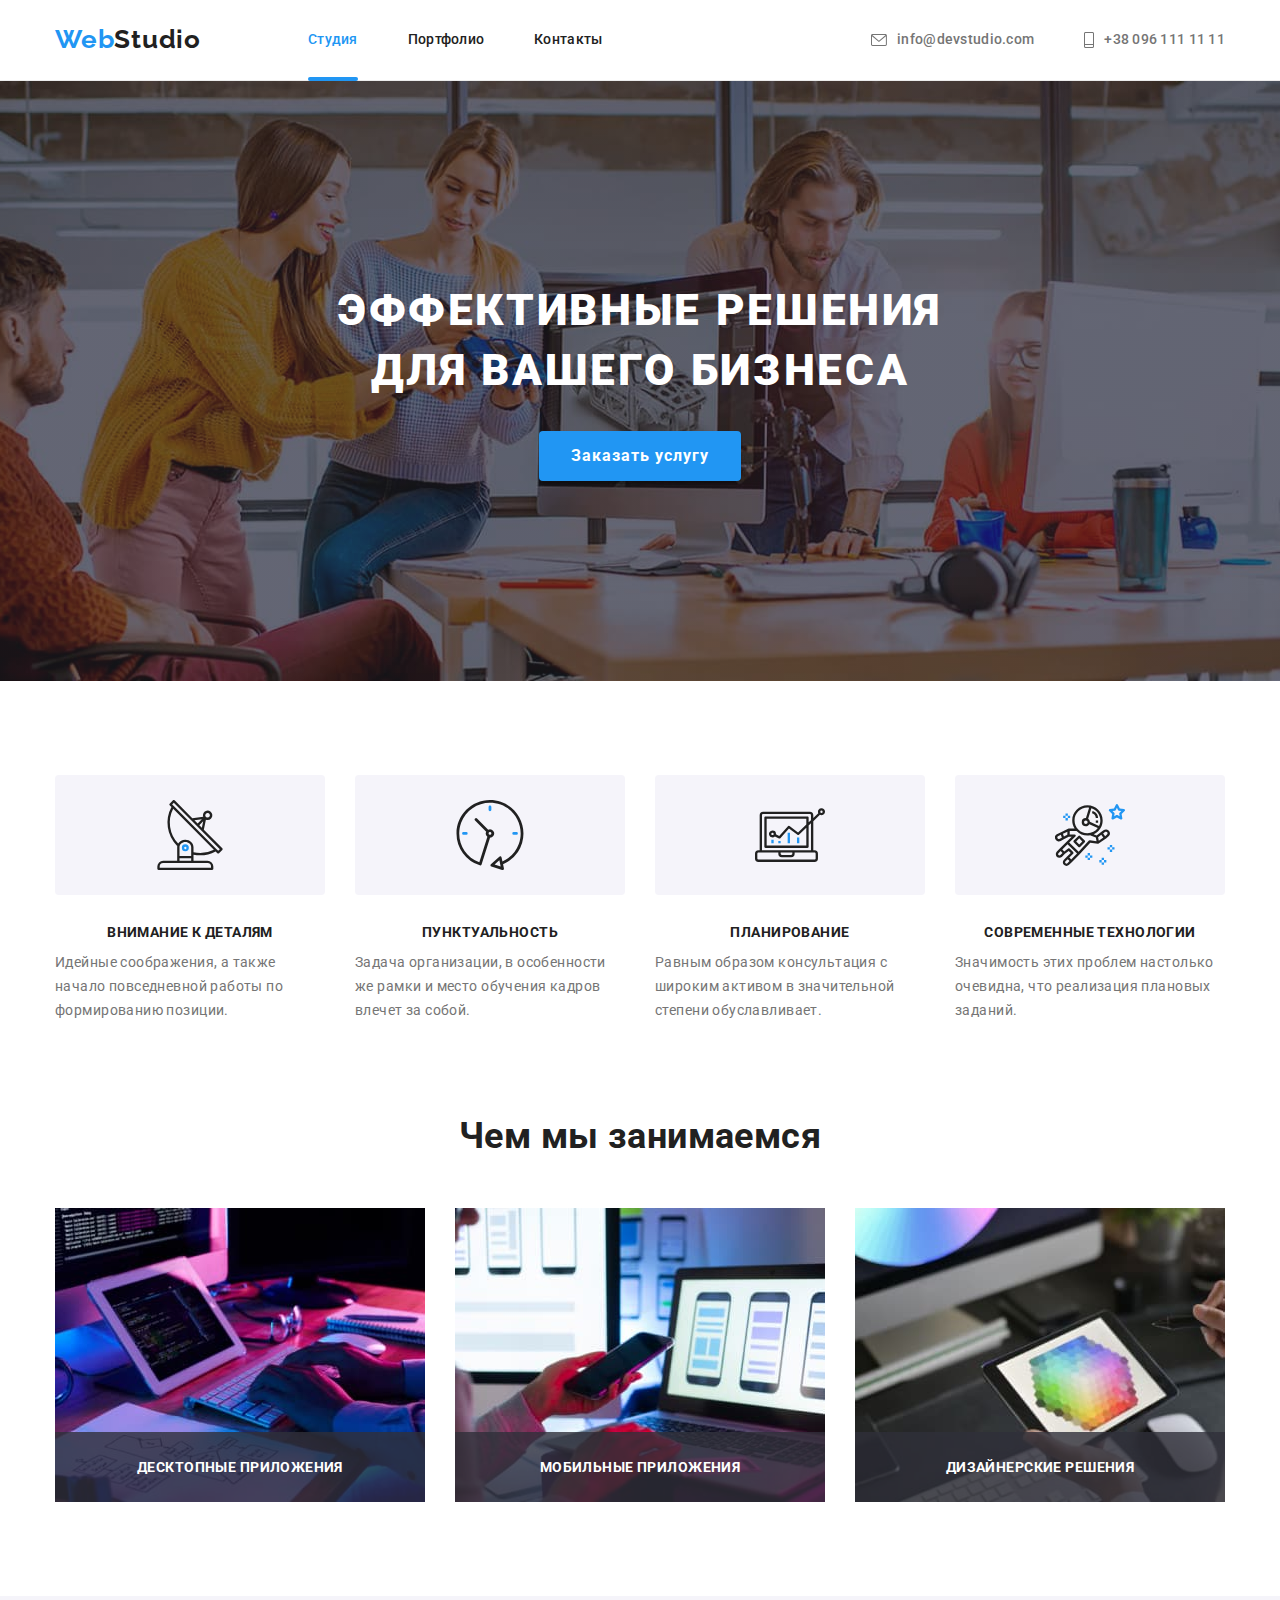
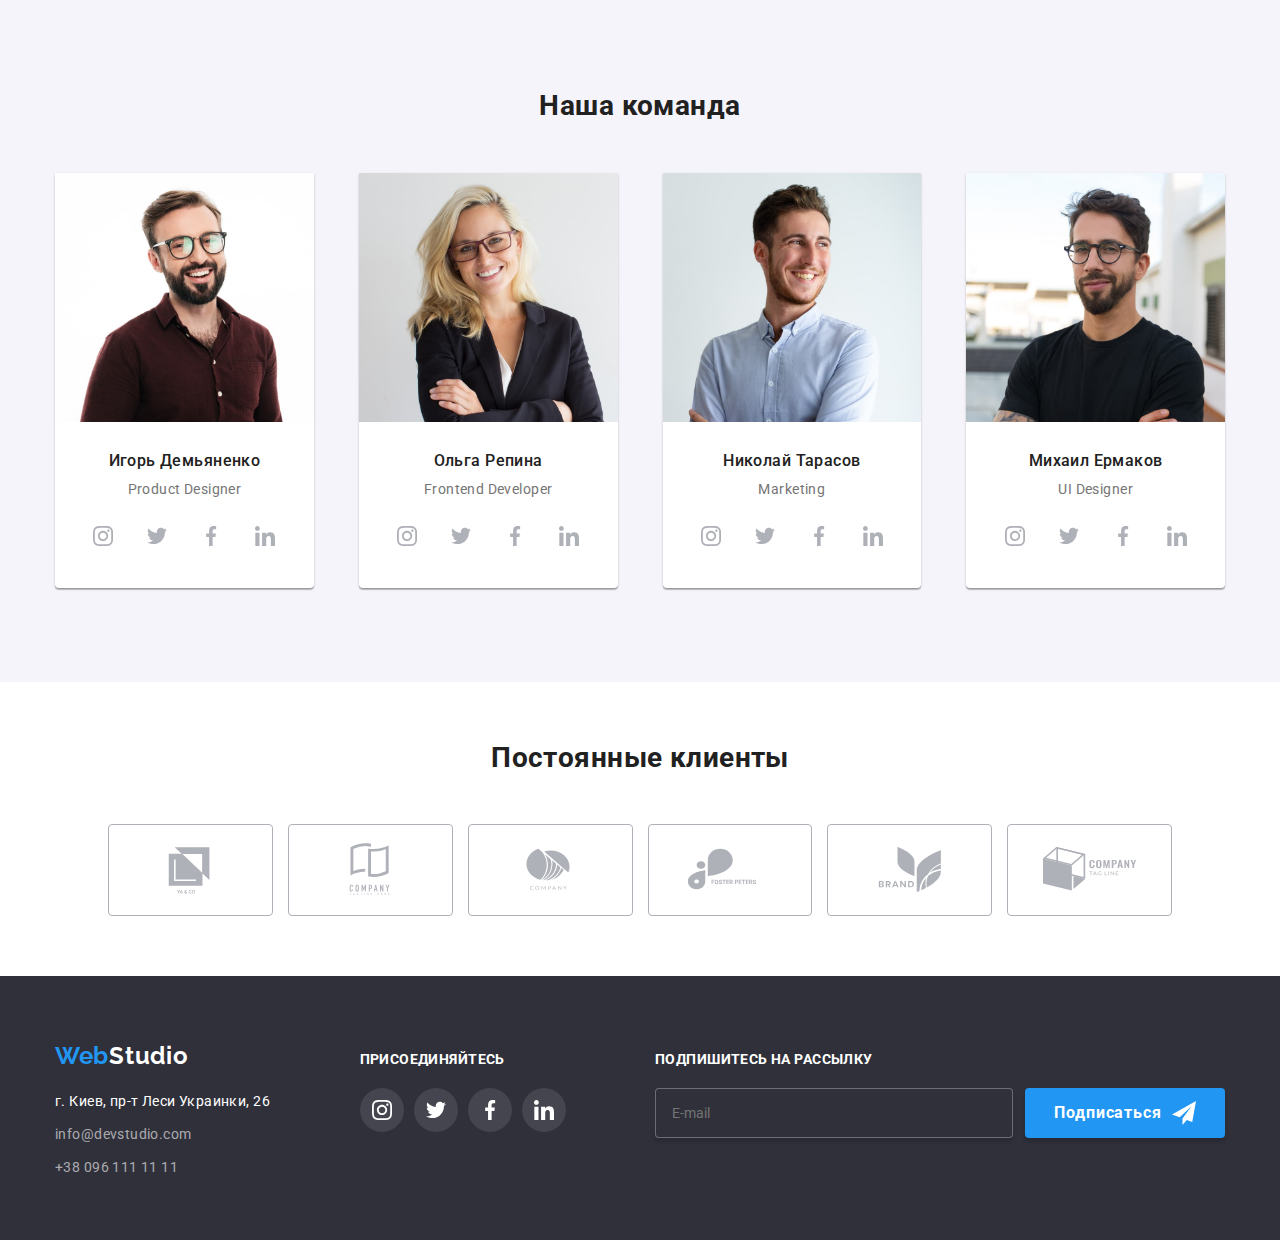
<file: index.html>
<!DOCTYPE html>
<html lang="ru">
  <head>
    <meta charset="UTF-8" />
    <meta http-equiv="X-UA-Compatible" content="IE=edge" />
    <meta name="viewport" content="width=device-width, initial-scale=1" />
    <meta name="Home work" content="Домашне завдання по HTML + CSS №1" />
    <title>Home work 1</title>
    <!-- підключення шрифтів -->
    <link rel="preconnect" href="https://fonts.googleapis.com" />
    <link rel="preconnect" href="https://fonts.gstatic.com" crossorigin />
    <link
      href="https://fonts.googleapis.com/css2?family=Raleway:wght@700&family=Roboto:wght@400;500;700;900&display=swap"
      rel="stylesheet"
    />
    <!-- нормалізація -->
    <link
      rel="stylesheet"
      href="https://cdnjs.cloudflare.com/ajax/libs/animate.css/4.1.1/animate.min.css"
    />
    <link
      rel="stylesheet"
      href="https://cdnjs.cloudflare.com/ajax/libs/modern-normalize/1.1.0/modern-normalize.min.css"
    />
    <link rel="stylesheet" href="./css/main.min.css" />
  </head>
  <body>
    <!--Заголовок сайту що містить посилання на головну сторінку, навігацію з списком, 
        та список з телефоном та електроною поштою-->
    <header class="header">
      <div class="container">
        <div class="wrapper">
          <a class="logo" href="/">Web<span class="logo__secondpart">Studio</span></a>

          <nav class="header__nav">
            <!-- <a class="logo" href="/">Web<span class="logo__secondpart">Studio</span></a> -->

            <ul class="header__navmenu">
              <li class="header__nav">
                <a class="header__navlink header__navlink--active" href="./index.html">Студия</a>
              </li>
              <li class="header__nav">
                <a class="header__navlink" href="./portfolio.html">Портфолио</a>
              </li>
              <li class="header__nav"><a class="header__navlink" href="#">Контакты</a></li>
            </ul>
          </nav>
          <ul class="header__auth">
            <li class="contacts">
              <a class="contacts__link header__contacts" href="mailto:info@devstudio.com">
                <svg class="contacts__icon contacts__icon--mail">
                  <use href="./images/symbol-defs.svg#mail"></use></svg
                >info@devstudio.com</a
              >
            </li>
            <li class="contacts">
              <a class="contacts__link header__contacts" href="tel:+380961111111">
                <svg class="contacts__icon contacts__icon--phone">
                  <use href="./images//symbol-defs.svg#phone"></use></svg
                >+38 096 111 11 11</a
              >
            </li>
          </ul>
        </div>
      </div>
      <button type="button" class="menu-button" data-menu-button>
        <svg class="header__humburger" width="40" hiegh="40">
          <use class="iconhumb" href="./images/symbol-defs.svg#menubuttom"></use>
          <use class="iconcross" href="./images/symbol-defs.svg#icon-close-black"></use>
        </svg>
      </button>
      <div class="hiddenmenu" data-menu>
        <ul class="hiddenmenu__navmenu">
          <li class="hiddenmenu__nav">
            <a class="hiddenmenu__navlink hiddenmenu__navlink--active" href="./index.html"
              >Студия</a
            >
          </li>
          <li class="hiddenmenu__nav">
            <a class="hiddenmenu__navlink" href="./portfolio.html">Портфолио</a>
          </li>
          <li class="hiddenmenu__nav"><a class="hiddenmenu__navlink" href="#">Контакты</a></li>
        </ul>
        <ul class="hiddenmenu__auth">
          <li class="contacts">
            <a class="contacts__link header__contacts" href="mailto:info@devstudio.com"
              >info@devstudio.com</a
            >
          </li>
          <li class="contacts">
            <a class="contacts__link header__contacts" href="tel:+380961111111"
              >+38 096 111 11 11</a
            >
          </li>
        </ul>
        <ul class="hiddenmenu_link">
          <li class="hiddenlink"><a href="https://www.instagram.com">Instagram</a></li>
          <li class="hiddenlink"><a href="https://twitter.com"></a>Twitter</li>
          <li class="hiddenlink"><a href="https://m.facebook.com"></a>Facebook</li>
          <li class="hiddenlink"><a href="https://www.linkedin.com/"></a>LinkedIn</li>
        </ul>
      </div>
    </header>
    <main>
      <section class="sloganhero">
        <div class="container sloganhero__wrapper">
          <h1 class="sloganhero__text">Эффективные решения для вашего бизнеса</h1>
          <button
            class="sloganhero__button button sloganhero__button--active"
            data-modal-open
            type="button"
          >
            Заказать услугу
          </button>
        </div>
      </section>

      <!-- Секція друга Список Переваг -->
      <section class="advantage">
        <div class="container">
          <h2 class="title title--none">Наши преимущества</h2>
          <!-- буде схована, вставлена для кращого розуміння для людини що переглядає HTML -->
          <ul class="wrapper advantage--block">
            <li class="advantage__card">
              <h3 class="title">Внимание к деталям</h3>
              <p class="advantage__paragraf">
                Идейные соображения, а также начало повседневной работы по формированию позиции.
              </p>
            </li>
            <li class="advantage__card">
              <h3 class="title">Пунктуальность</h3>
              <p class="advantage__paragraf">
                Задача организации, в особенности же рамки и место обучения кадров влечет за собой.
              </p>
            </li>
            <li class="advantage__card">
              <h3 class="title">Планирование</h3>
              <p class="advantage__paragraf">
                Равным образом консультация с широким активом в значительной степени обуславливает.
              </p>
            </li>
            <li class="advantage__card">
              <h3 class="title">Современные технологии</h3>
              <p class="advantage__paragraf">
                Значимость этих проблем настолько очевидна, что реализация плановых заданий.
              </p>
            </li>
          </ul>
        </div>
      </section>
      <!--Секція третя Чим ми займаємось-->
      <section class="direction">
        <div class="container">
          <h2 class="direction__title">Чем мы занимаемся</h2>
          <ul class="direction__block">
            <li class="direction__card">
              <a class="direction__link" href="/"
                ><img src="./images/img.jpg" alt="верстка" width="370" height="294"
              /></a>
              <p class="direction__description">Десктопные приложения</p>
            </li>
            <li class="direction__card">
              <a class="direction__link" href="/"
                ><img src="./images/img1.jpg" alt="разработка" width="370" height="294"
              /></a>
              <p class="direction__description">Мобильные приложения</p>
            </li>
            <li class="direction__card">
              <a class="direction__link" href="/"
                ><img src="./images/img2.jpg" alt="дизайн" width="370" height="294"
              /></a>
              <p class="direction__description">Дизайнерские решения</p>
            </li>
          </ul>
        </div>
      </section>
      <!-- Секція четверта Наша команда -->
      <section class="team">
        <div class="container">
          <h2 class="team__title">Наша команда</h2>
          <ul class="team__wrapper">
            <li class="team__block">
              <img
                class="team__image"
                src="./images/igor.jpg"
                alt="Игорь Демьяненко"
                width="270"
                height="260"
              />
              <h3 class="team__name">Игорь Демьяненко</h3>
              <p class="team__text" lang="en">Product Designer</p>
              <div class="network">
                <a class="network__icon" href="https://www.instagram.com" aria-label="instagram">
                  <svg class="network__labe" width="20" height="20">
                    <use href="./images/symbol-defs.svg#instagram"></use>
                  </svg>
                </a>
                <a class="network__icon" href="https://twitter.com" aria-label="twitter">
                  <svg class="network__labe" width="20" height="20">
                    <use href="./images/symbol-defs.svg#twitter"></use>
                  </svg>
                </a>
                <a class="network__icon" href="https://m.facebook.com">
                  <svg class="network__labe" width="20" height="20" aria-label="facebook">
                    <use href="./images/symbol-defs.svg#facebook"></use>
                  </svg>
                </a>
                <a class="network__icon" href="https://www.linkedin.com/" aria-label="linkendin">
                  <svg class="network__labe" width="20" height="20">
                    <use href="./images/symbol-defs.svg#linkedin"></use>
                  </svg>
                </a>
              </div>
            </li>
            <li class="team__block">
              <img
                class="team__image"
                src="./images/olga.jpg"
                alt="Ольга Репина"
                width="270"
                height="260"
              />
              <h3 class="team__name">Ольга Репина</h3>
              <p class="team__text" lang="en">Frontend Developer</p>
              <div class="network">
                <a class="network__icon" href="https://www.instagram.com">
                  <svg class="network__labe" width="20" height="20">
                    <use href="./images/symbol-defs.svg#instagram"></use>
                  </svg>
                </a>
                <a class="network__icon" href="https://twitter.com">
                  <svg class="network__labe" width="20" height="20">
                    <use href="./images/symbol-defs.svg#twitter"></use></svg
                ></a>
                <a class="network__icon" href="https://m.facebook.com">
                  <svg class="network__labe" width="20" height="20">
                    <use href="./images/symbol-defs.svg#facebook"></use></svg
                ></a>
                <a class="network__icon" href="https://www.linkedin.com/">
                  <svg class="network__labe" width="20" height="20">
                    <use href="./images/symbol-defs.svg#linkedin"></use></svg
                ></a>
              </div>
            </li>
            <li class="team__block">
              <img
                class="team__image"
                src="./images/nikolay.jpg"
                alt="Николай Тарасов"
                width="270"
                height="260"
              />
              <h3 class="team__name">Николай Тарасов</h3>
              <p class="team__text" lang="en">Marketing</p>
              <div class="network">
                <a class="network__icon" href="https://www.instagram.com">
                  <svg class="network__labe" width="20" height="20">
                    <use href="./images/symbol-defs.svg#instagram"></use>
                  </svg>
                </a>
                <a class="network__icon" href="https://twitter.com">
                  <svg class="network__labe" width="20" height="20">
                    <use href="./images/symbol-defs.svg#twitter"></use></svg
                ></a>
                <a class="network__icon" href="https://m.facebook.com">
                  <svg class="network__labe" width="20" height="20">
                    <use href="./images/symbol-defs.svg#facebook"></use></svg
                ></a>
                <a class="network__icon" href="https://www.linkedin.com/">
                  <svg class="network__labe" width="20" height="20">
                    <use href="./images/symbol-defs.svg#linkedin"></use></svg
                ></a>
              </div>
            </li>
            <li class="team__block">
              <img
                class="team__image"
                src="./images/muhaylo.jpg"
                alt="Михаил Ермаков"
                width="270"
                height="260"
              />
              <h3 class="team__name">Михаил Ермаков</h3>
              <p class="team__text" lang="en">UI Designer</p>
              <div class="network">
                <a class="network__icon" href="https://www.instagram.com">
                  <svg class="network__labe" width="20" height="20">
                    <use href="./images/symbol-defs.svg#instagram"></use>
                  </svg>
                </a>
                <a class="network__icon" href="https://twitter.com">
                  <svg class="network__labe" width="20" height="20">
                    <use href="./images/symbol-defs.svg#twitter"></use></svg
                ></a>
                <a class="network__icon" href="https://m.facebook.com">
                  <svg class="network__labe" width="20" height="20">
                    <use href="./images/symbol-defs.svg#facebook"></use></svg
                ></a>
                <a class="network__icon" href="https://www.linkedin.com/">
                  <svg class="network__labe" width="20" height="20">
                    <use href="./images/symbol-defs.svg#linkedin"></use></svg
                ></a>
              </div>
            </li>
          </ul>
        </div>
      </section>
      <!-- Секція Наші клієнти -->
      <section class="clients">
        <div class="container">
          <h2 class="clients__title">Постоянные клиенты</h2>
          <ul class="client__block">
            <li class="clients__card">
              <a class="clients__icon" href="#">
                <svg class="clients__labe" width="106" height="60">
                  <use href="./images/symbol-defs.svg#Logo6"></use>
                </svg>
              </a>
            </li>
            <li class="clients__card">
              <a class="clients__icon" href="#">
                <svg class="clients__labe" width="106" height="60">
                  <use href="./images/symbol-defs.svg#Logo5"></use>
                </svg>
              </a>
            </li>
            <li class="clients__card">
              <a class="clients__icon" href="#">
                <svg class="clients__labe" width="106" height="60">
                  <use href="./images/symbol-defs.svg#Logo4"></use>
                </svg>
              </a>
            </li>
            <li class="clients__card">
              <a class="clients__icon" href="#">
                <svg class="clients__labe" width="106" height="60">
                  <use href="./images/symbol-defs.svg#Logo3"></use>
                </svg>
              </a>
            </li>
            <li class="clients__card">
              <a class="clients__icon" href="#">
                <svg class="clients__labe" width="106" height="60">
                  <use href="./images/symbol-defs.svg#Logo2"></use>
                </svg>
              </a>
            </li>
            <li class="clients__card">
              <a class="clients__icon" href="#">
                <svg class="clients__labe" width="106" height="60">
                  <use href="./images/symbol-defs.svg#Logo1"></use>
                </svg>
              </a>
            </li>
          </ul>
        </div>
      </section>
    </main>
    <!--Підвал-->
    <footer class="footer">
      <div class="container">
        <div class="footer__block">
          <div class="footer__addressblock">
            <a class="logo logo--footer" href="/">Web<span>Studio</span></a>
            <address>
              <ul class="footer__contacts">
                <li class="footer__info">
                  <a
                    class="footer__address"
                    href="https://www.google.com.ua/maps/@49.4184014,26.9991914,14zhttps://www.google.com.ua/maps/place/%D0%B1%D1%83%D0%BB%D1%8C%D0%B2%D0%B0%D1%80+%D0%9B%D0%B5%D1%81%D1%96+%D0%A3%D0%BA%D1%80%D0%B0%D1%97%D0%BD%D0%BA%D0%B8,+26,+%D0%9A%D0%B8%D1%97%D0%B2,+02000/@50.4265807,30.5361971,17z/data=!3m1!4b1!4m5!3m4!1s0x40d4cf0e033ecbe9:0x57a4dffefec77da0!8m2!3d50.4265807!4d30.5383858"
                    >г. Киев, пр-т Леси Украинки, 26</a
                  >
                </li>
                <li class="contacts footer__info">
                  <a class="footer__mail" href="mailto:info@devstudio.com">info@devstudio.com</a>
                </li>
                <li class="contacts footer__info">
                  <a class="footer__tel" href="tel:+380961111111">+38 096 111 11 11</a>
                </li>
              </ul>
            </address>
          </div>
          <div class="network network--footer">
            <p class="network__title">присоединяйтесь</p>
            <ul class="network__list">
              <li>
                <a class="network__icon network__icon--foot" href="https://www.instagram.com">
                  <svg class="network__labe network__labe--foot" width="20" height="20">
                    <use href="./images/symbol-defs.svg#instagram"></use>
                  </svg>
                </a>
              </li>
              <li>
                <a class="network__icon network__icon--foot" href="https://twitter.com">
                  <svg class="network__labe network__labe--foot" width="20" height="20">
                    <use href="./images/symbol-defs.svg#twitter"></use>
                  </svg>
                </a>
              </li>
              <li>
                <a class="network__icon network__icon--foot" href="https://m.facebook.com">
                  <svg class="network__labe network__labe--foot" width="20" height="20">
                    <use href="./images/symbol-defs.svg#facebook"></use>
                  </svg>
                </a>
              </li>
              <li>
                <a class="network__icon network__icon--foot" href="https://www.linkedin.com/">
                  <svg class="network__labe network__labe--foot" width="20" height="20">
                    <use href="./images/symbol-defs.svg#linkedin"></use>
                  </svg>
                </a>
              </li>
            </ul>
          </div>
          <div class="footer__mailing">
            <p class="footer__network-title-moto">Подпишитесь на рассылку</p>
            <div class="footer__form">
              <form action="#" class="footer__form paddinnul">
                <label for="email"></label>
                <input class="footer__input" type="email" id="email" placeholder="E-mail" />
                <button class="footer__form-button button" type="submit">
                  <span>Подписаться</span>
                  <svg class="footer__form-icon" width="24" height="24">
                    <use href="./images/symbol-defs.svg#icon-jet"></use>
                  </svg>
                </button>
              </form>
            </div>
          </div>
        </div>
      </div>
    </footer>
    <!-- Створюємо бекдроп -->
    <div class="backdrop backdrop--is-hidden" data-modal>
      <div class="backdrop__modal">
        <button type="button" data-modal-close class="backdrop__modalbutton">
          <svg class="backdrop__crossicon" width="11" height="11">
            <use href="./images/symbol-defs.svg#icon-close-black"></use>
          </svg>
        </button>
        <form action="#" class="backdrop__form" name="modal-form">
          <p class="backdrop__title">Оставьте свои данные, мы вам перезвоним</p>

          <!-- Можна тегом Стронг  -->
          <div class="backdrop__form-part">
            <label class="backdrop__label" for="text">Имя</label>
            <input class="backdrop__form-put" type="text" name="text" id="text" />
            <svg class="icon-form" width="18" height="18">
              <use href="./images/symbol-defs.svg#icon-man"></use>
            </svg>
          </div>
          <div class="backdrop__form-part">
            <label class="backdrop__label" for="tel">Телефон</label>
            <input class="backdrop__form-put" type="tel" name="tel" id="tel" />
            <svg class="icon-form" width="18" height="18">
              <use href="./images/symbol-defs.svg#icon-black-phone"></use>
            </svg>
          </div>
          <div class="backdrop__form-part">
            <label class="backdrop__label" for="mail">Почта</label>
            <input class="backdrop__form-put" type="email" name="mail" id="mail" />
            <svg class="icon-form" width="16" height="12">
              <use href="./images/symbol-defs.svg#icon-black-mail"></use>
            </svg>
          </div>
          <div class="backdrop__form-part">
            <label class="backdrop__label" for="feedback">Комментарий</label>
            <textarea
              class="backdrop__form-put"
              name="feedback"
              id="feedback"
              rows="5"
              placeholder="Введите текст"
            ></textarea>
          </div>
          <label class="backdrop__form-part backdrop__form-part--checkbox">
            <input class="backdrop__checking-icon" type="checkbox" name="check" />
            <span class="icon-check"
              ><svg class="app-icon" width="18" height="18">
                <use href="./images/symbol-defs.svg#icon-check"></use></svg
            ></span>
            Соглашаюсь с рассылкой и принимаю<a class="checklink" href="#"> Условия договора</a>
          </label>
          <button class="footer__form-button button footer__form-button--back" type="submit">
            Отправить
          </button>
        </form>
      </div>
    </div>
    <script src="./js/modal.js"></script>
    <script src="./js/menu.js"></script>
  </body>
</html>
</file>
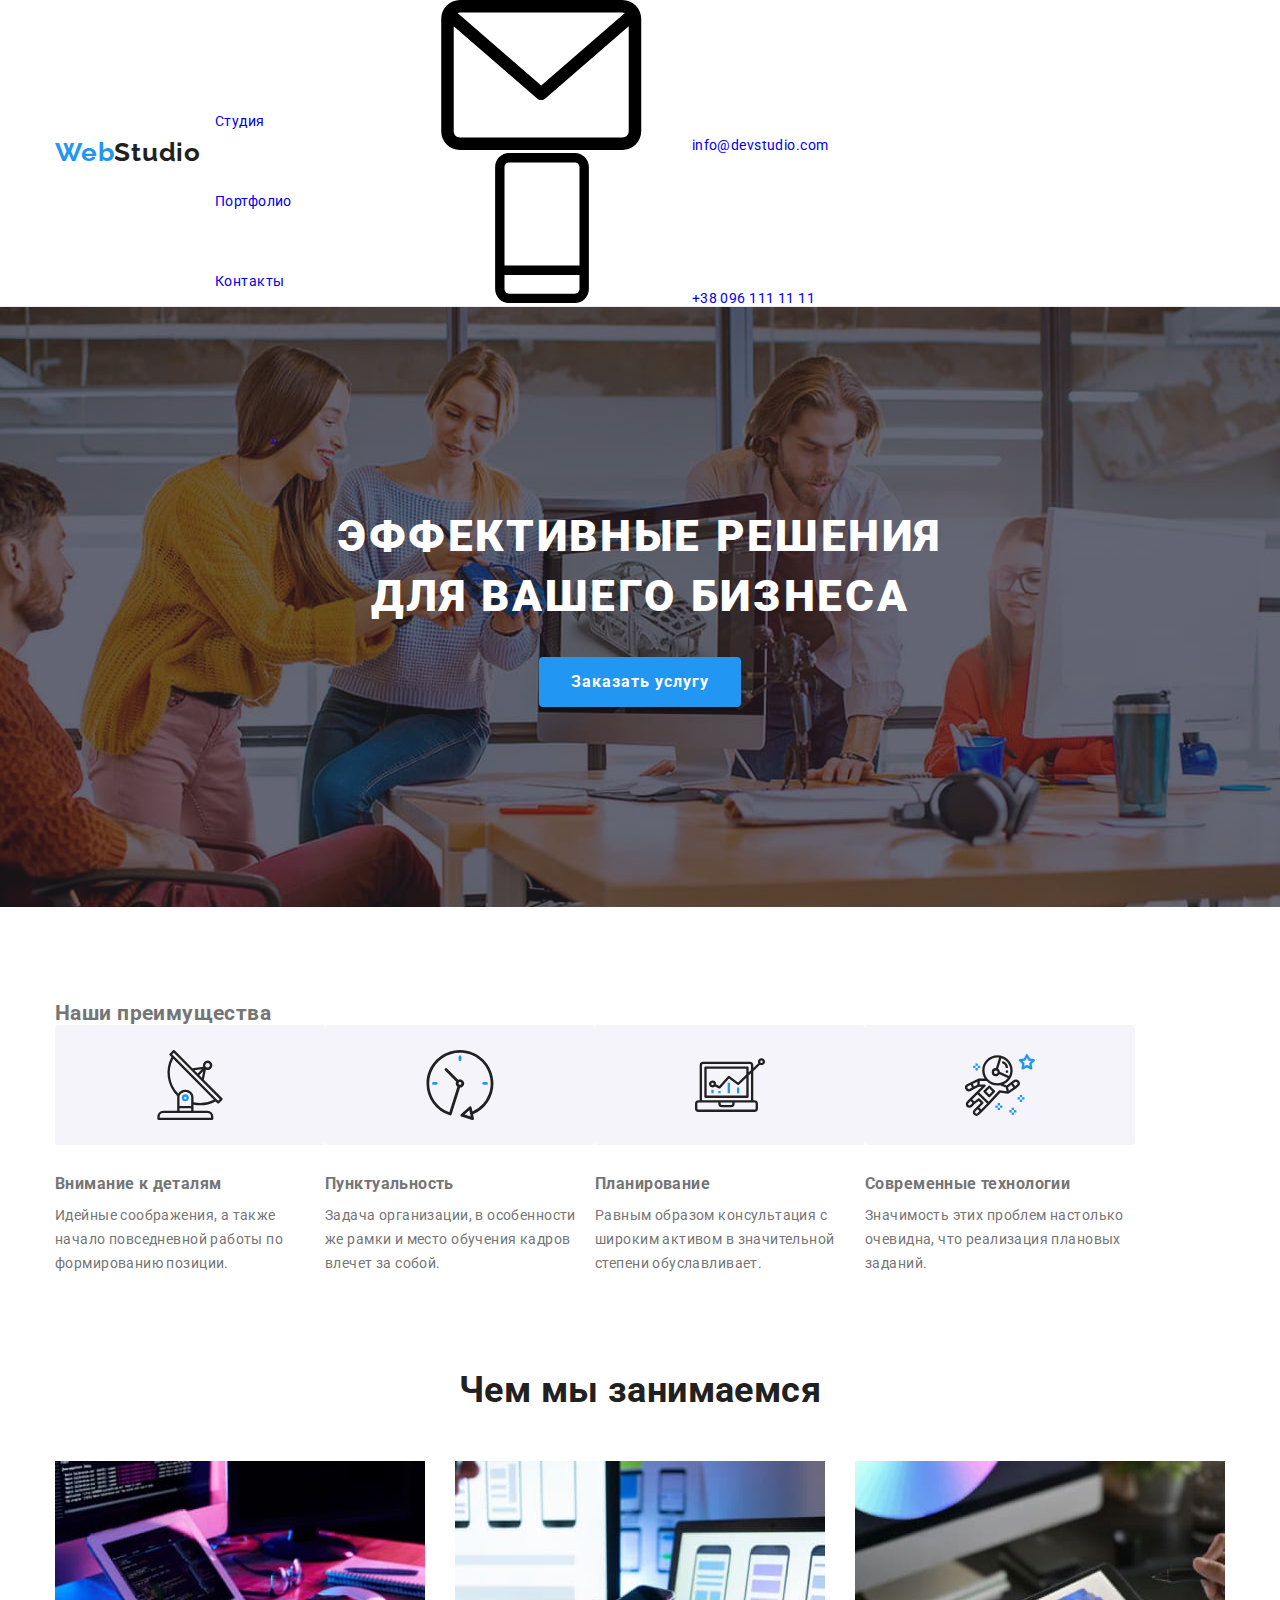
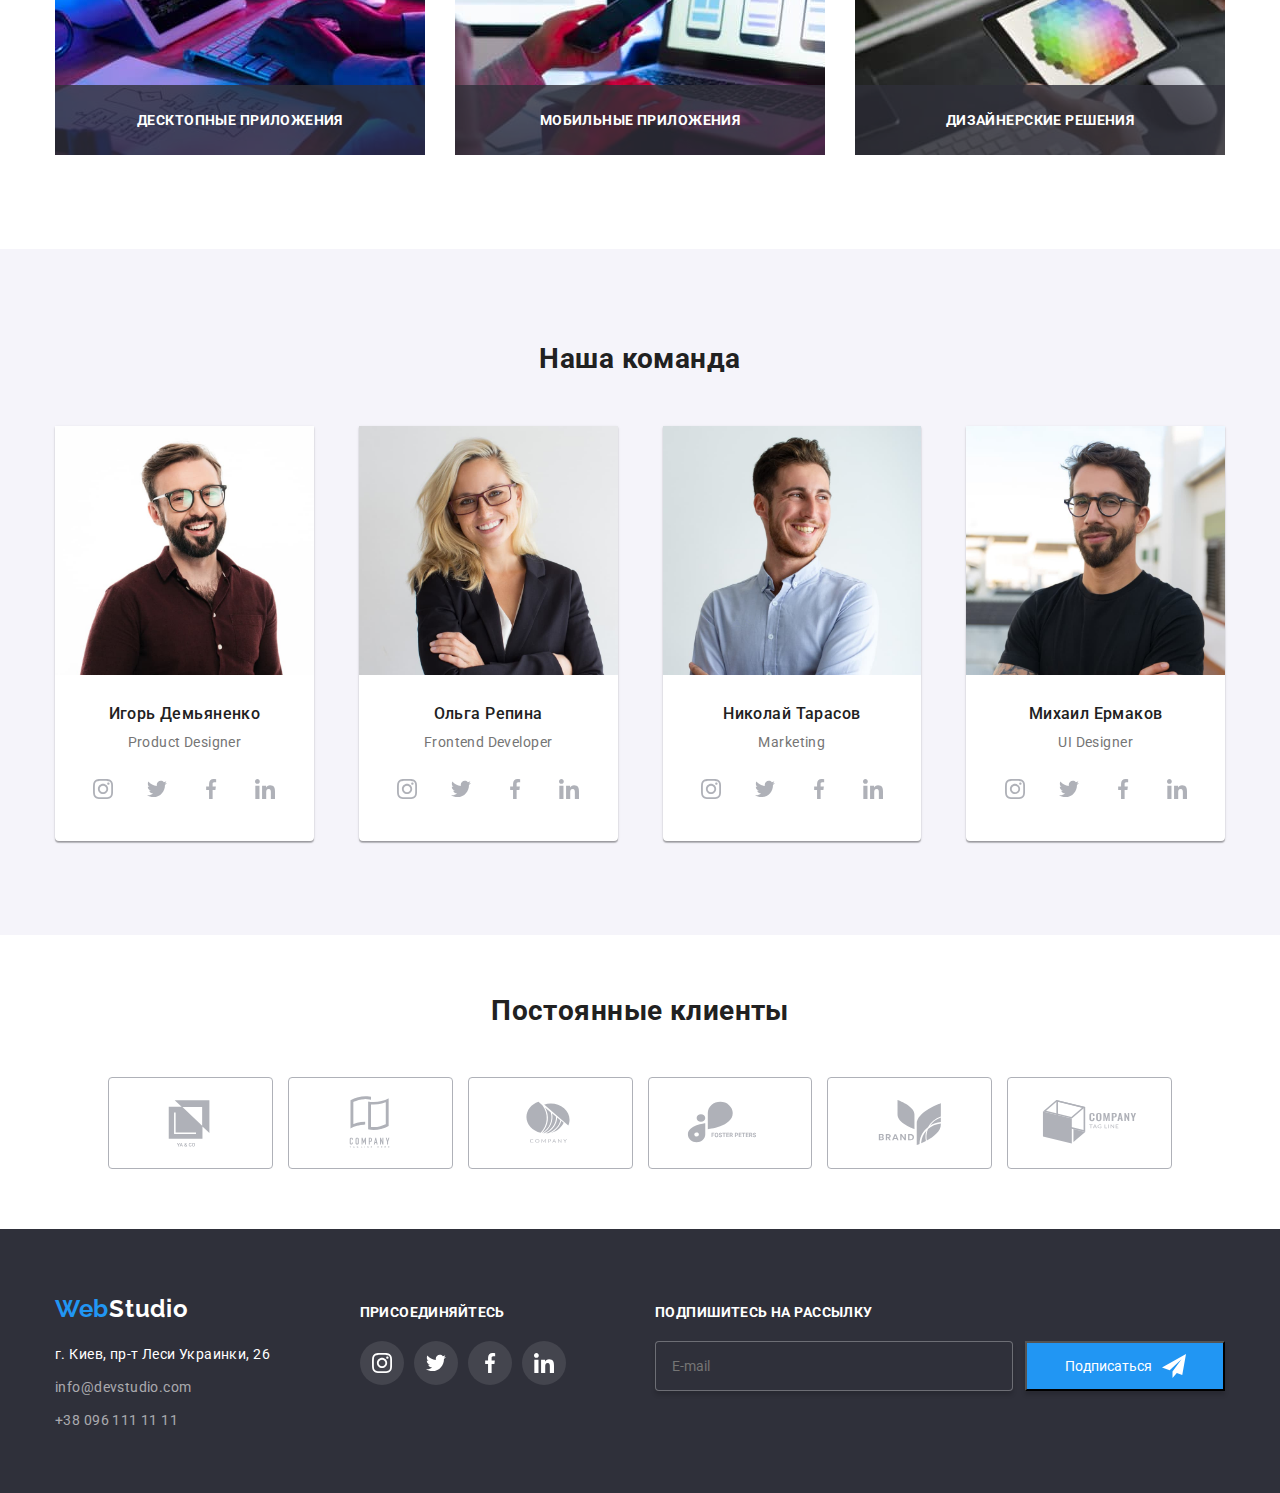
<file: index2.html>
<!DOCTYPE html>
<html lang="ru">
  <head>
    <meta charset="UTF-8" />
    <meta http-equiv="X-UA-Compatible" content="IE=edge" />
    <meta name="Home work" content="Домашне завдання по HTML + CSS №1" />
    <title>Home work 1</title>
    <!-- підключення шрифтів -->
    <link rel="preconnect" href="https://fonts.googleapis.com" />
    <link rel="preconnect" href="https://fonts.gstatic.com" crossorigin />
    <link
      href="https://fonts.googleapis.com/css2?family=Raleway:wght@700&family=Roboto:wght@400;500;700;900&display=swap"
      rel="stylesheet"
    />
    <!-- нормалізація -->
    <link
      rel="stylesheet"
      href="https://cdnjs.cloudflare.com/ajax/libs/animate.css/4.1.1/animate.min.css"
    />
    <link
      rel="stylesheet"
      href="https://cdnjs.cloudflare.com/ajax/libs/modern-normalize/1.1.0/modern-normalize.min.css"
    />
    <link rel="stylesheet" href="./css/main.min.css" />
  </head>
  <body>
    <!--Заголовок сайту що містить посилання на головну сторінку, навігацію з списком, 
        та список з телефоном та електроною поштою-->
    <header class="header">
      <div class="container">
        <div class="wrapper">
          <nav class="header__nav">
            <a class="logo" href="/">Web<span class="logo__secondpart">Studio</span></a>
            <ul class="header__nav-menu">
              <li class="header__nav">
                <a class="header__nav-link header__nav-link--active" href="./index.html">Студия</a>
              </li>
              <li class="header__nav">
                <a class="header__nav-link" href="./portfolio.html">Портфолио</a>
              </li>
              <li class="header__nav"><a class="header__nav-link" href="#">Контакты</a></li>
            </ul>
          </nav>
          <ul class="header__nav-auth">
            <li class="header__nav-auth-cont">
              <a class="header__auth-link" href="mailto:info@devstudio.com">
                <svg class="header__auth-icon header__auth-icon--mail">
                  <use href="./images/symbol-defs.svg#mail"></use></svg
                >info@devstudio.com</a
              >
            </li>
            <li class="header__nav-auth-cont">
              <a class="header__auth-link" href="tel:+380961111111">
                <svg class="header__auth-icon header__auth-icon--phone">
                  <use href="./images//symbol-defs.svg#phone"></use></svg
                >+38 096 111 11 11</a
              >
            </li>
          </ul>
        </div>
      </div>
    </header>
    <main>
      <section class="sloganhero">
        <div class="container">
          <h1 class="sloganhero__text">Эффективные решения для вашего бизнеса</h1>
          <button
            class="sloganhero__button sloganhero__button--active"
            data-modal-open
            type="button"
          >
            Заказать услугу
          </button>
        </div>
      </section>

      <!--Секція друга Список Переваг-->
      <section class="advantage">
        <div class="container">
          <h2 class="advantage__title">Наши преимущества</h2>
          <!--буде схована, вставлена для кращого розуміння для людини що переглядає HTML-->
          <ul class="wrapper">
            <li class="advantage__card">
              <h3 class="advantage__card-title">Внимание к деталям</h3>
              <p class="advantage__paragraf">
                Идейные соображения, а также начало повседневной работы по формированию позиции.
              </p>
            </li>
            <li class="advantage__card">
              <h3 class="advantage__card-title">Пунктуальность</h3>
              <p class="advantage__paragraf">
                Задача организации, в особенности же рамки и место обучения кадров влечет за собой.
              </p>
            </li>
            <li class="advantage__card">
              <h3 class="advantage__card-title">Планирование</h3>
              <p class="advantage__paragraf">
                Равным образом консультация с широким активом в значительной степени обуславливает.
              </p>
            </li>
            <li class="advantage__card">
              <h3 class="advantage__card-title">Современные технологии</h3>
              <p class="advantage__paragraf">
                Значимость этих проблем настолько очевидна, что реализация плановых заданий.
              </p>
            </li>
          </ul>
        </div>
      </section>
      <!--Секція третя Чим ми займаємось-->
      <section class="direction">
        <div class="container">
          <h2 class="direction__title">Чем мы занимаемся</h2>
          <ul class="direction__block">
            <li class="direction__card">
              <a class="direction__link" href="/"
                ><img src="./images/img.jpg" alt="верстка" width="370" height="294"
              /></a>
              <p class="direction__description">Десктопные приложения</p>
            </li>
            <li class="direction__card">
              <a class="direction__link" href="/"
                ><img src="./images/img1.jpg" alt="разработка" width="370" height="294"
              /></a>
              <p class="direction__description">Мобильные приложения</p>
            </li>
            <li class="direction__card">
              <a class="direction__link" href="/"
                ><img src="./images/img2.jpg" alt="дизайн" width="370" height="294"
              /></a>
              <p class="direction__description">Дизайнерские решения</p>
            </li>
          </ul>
        </div>
      </section>
      <!--Секція четверта Наша команда-->
      <section class="team">
        <div class="container">
          <h2 class="team__title">Наша команда</h2>
          <ul class="team__wrapper">
            <li class="team__block">
              <img
                class="team__image"
                src="./images/igor.jpg"
                alt="Игорь Демьяненко"
                width="270"
                height="260"
              />
              <h3 class="team__name">Игорь Демьяненко</h3>
              <p class="team__text" lang="en">Product Designer</p>
              <div class="network">
                <a class="network__icon" href="https://www.instagram.com" aria-label="instagram">
                  <svg class="network__labe" width="20" height="20">
                    <use href="./images/symbol-defs.svg#instagram"></use>
                  </svg>
                </a>
                <a class="network__icon" href="https://twitter.com" aria-label="twitter">
                  <svg class="network__labe" width="20" height="20">
                    <use href="./images/symbol-defs.svg#twitter"></use>
                  </svg>
                </a>
                <a class="network__icon" href="https://m.facebook.com">
                  <svg class="network__labe" width="20" height="20" aria-label="facebook">
                    <use href="./images/symbol-defs.svg#facebook"></use>
                  </svg>
                </a>
                <a class="network__icon" href="https://www.linkedin.com/" aria-label="linkendin">
                  <svg class="network__labe" width="20" height="20">
                    <use href="./images/symbol-defs.svg#linkedin"></use>
                  </svg>
                </a>
              </div>
            </li>
            <li class="team__block">
              <img
                class="team__image"
                src="./images/olga.jpg"
                alt="Ольга Репина"
                width="270"
                height="260"
              />
              <h3 class="team__name">Ольга Репина</h3>
              <p class="team__text" lang="en">Frontend Developer</p>
              <div class="network">
                <a class="network__icon" href="https://www.instagram.com">
                  <svg class="network__labe" width="20" height="20">
                    <use href="./images/symbol-defs.svg#instagram"></use>
                  </svg>
                </a>
                <a class="network__icon" href="https://twitter.com">
                  <svg class="network__labe" width="20" height="20">
                    <use href="./images/symbol-defs.svg#twitter"></use></svg
                ></a>
                <a class="network__icon" href="https://m.facebook.com">
                  <svg class="network__labe" width="20" height="20">
                    <use href="./images/symbol-defs.svg#facebook"></use></svg
                ></a>
                <a class="network__icon" href="https://www.linkedin.com/">
                  <svg class="network__labe" width="20" height="20">
                    <use href="./images/symbol-defs.svg#linkedin"></use></svg
                ></a>
              </div>
            </li>
            <li class="team__block">
              <img
                class="team__image"
                src="./images/nikolay.jpg"
                alt="Николай Тарасов"
                width="270"
                height="260"
              />
              <h3 class="team__name">Николай Тарасов</h3>
              <p class="team__text" lang="en">Marketing</p>
              <div class="network">
                <a class="network__icon" href="https://www.instagram.com">
                  <svg class="network__labe" width="20" height="20">
                    <use href="./images/symbol-defs.svg#instagram"></use>
                  </svg>
                </a>
                <a class="network__icon" href="https://twitter.com">
                  <svg class="network__labe" width="20" height="20">
                    <use href="./images/symbol-defs.svg#twitter"></use></svg
                ></a>
                <a class="network__icon" href="https://m.facebook.com">
                  <svg class="network__labe" width="20" height="20">
                    <use href="./images/symbol-defs.svg#facebook"></use></svg
                ></a>
                <a class="network__icon" href="https://www.linkedin.com/">
                  <svg class="network__labe" width="20" height="20">
                    <use href="./images/symbol-defs.svg#linkedin"></use></svg
                ></a>
              </div>
            </li>
            <li class="team__block">
              <img
                class="team__image"
                src="./images/muhaylo.jpg"
                alt="Михаил Ермаков"
                width="270"
                height="260"
              />
              <h3 class="team__name">Михаил Ермаков</h3>
              <p class="team__text" lang="en">UI Designer</p>
              <div class="network">
                <a class="network__icon" href="https://www.instagram.com">
                  <svg class="network__labe" width="20" height="20">
                    <use href="./images/symbol-defs.svg#instagram"></use>
                  </svg>
                </a>
                <a class="network__icon" href="https://twitter.com">
                  <svg class="network__labe" width="20" height="20">
                    <use href="./images/symbol-defs.svg#twitter"></use></svg
                ></a>
                <a class="network__icon" href="https://m.facebook.com">
                  <svg class="network__labe" width="20" height="20">
                    <use href="./images/symbol-defs.svg#facebook"></use></svg
                ></a>
                <a class="network__icon" href="https://www.linkedin.com/">
                  <svg class="network__labe" width="20" height="20">
                    <use href="./images/symbol-defs.svg#linkedin"></use></svg
                ></a>
              </div>
            </li>
          </ul>
        </div>
      </section>
      <!-- Секція Наші клієнти -->
      <section class="clients">
        <div class="container">
          <h2 class="clients__title">Постоянные клиенты</h2>
          <ul class="client__block">
            <li class="clients__card">
              <a class="clients__icon" href="#">
                <svg class="clients__labe" width="106" height="60">
                  <use href="./images/symbol-defs.svg#Logo6"></use>
                </svg>
              </a>
            </li>
            <li class="clients__card">
              <a class="clients__icon" href="#">
                <svg class="clients__labe" width="106" height="60">
                  <use href="./images/symbol-defs.svg#Logo5"></use>
                </svg>
              </a>
            </li>
            <li class="clients__card">
              <a class="clients__icon" href="#">
                <svg class="clients__labe" width="106" height="60">
                  <use href="./images/symbol-defs.svg#Logo4"></use>
                </svg>
              </a>
            </li>
            <li class="clients__card">
              <a class="clients__icon" href="#">
                <svg class="clients__labe" width="106" height="60">
                  <use href="./images/symbol-defs.svg#Logo3"></use>
                </svg>
              </a>
            </li>
            <li class="clients__card">
              <a class="clients__icon" href="#">
                <svg class="clients__labe" width="106" height="60">
                  <use href="./images/symbol-defs.svg#Logo2"></use>
                </svg>
              </a>
            </li>
            <li class="clients__card">
              <a class="clients__icon" href="#">
                <svg class="clients__labe" width="106" height="60">
                  <use href="./images/symbol-defs.svg#Logo1"></use>
                </svg>
              </a>
            </li>
          </ul>
        </div>
      </section>
    </main>
    <!--Підвал-->
    <footer class="footer">
      <div class="container">
        <div class="footer__block">
          <div class="footer__addressblock">
            <a class="logo logo--footer" href="/">Web<span>Studio</span></a>
            <address>
              <ul>
                <li class="footer__info">
                  <a
                    class="footer__address"
                    href="https://www.google.com.ua/maps/@49.4184014,26.9991914,14zhttps://www.google.com.ua/maps/place/%D0%B1%D1%83%D0%BB%D1%8C%D0%B2%D0%B0%D1%80+%D0%9B%D0%B5%D1%81%D1%96+%D0%A3%D0%BA%D1%80%D0%B0%D1%97%D0%BD%D0%BA%D0%B8,+26,+%D0%9A%D0%B8%D1%97%D0%B2,+02000/@50.4265807,30.5361971,17z/data=!3m1!4b1!4m5!3m4!1s0x40d4cf0e033ecbe9:0x57a4dffefec77da0!8m2!3d50.4265807!4d30.5383858"
                    >г. Киев, пр-т Леси Украинки, 26</a
                  >
                </li>
                <li class="footer__info">
                  <a class="footer__mail" href="mailto:info@devstudio.com">info@devstudio.com</a>
                </li>
                <li class="footer__info">
                  <a class="footer__tel" href="tel:+380961111111">+38 096 111 11 11</a>
                </li>
              </ul>
            </address>
          </div>
          <div class="network network--footer">
            <p class="network__title">присоединяйтесь</p>
            <ul class="network__list">
              <li>
                <a class="network__icon network__icon--foot" href="https://www.instagram.com">
                  <svg class="network__labe network__labe--foot" width="20" height="20">
                    <use href="./images/symbol-defs.svg#instagram"></use>
                  </svg>
                </a>
              </li>
              <li>
                <a class="network__icon network__icon--foot" href="https://twitter.com">
                  <svg class="network__labe network__labe--foot" width="20" height="20">
                    <use href="./images/symbol-defs.svg#twitter"></use>
                  </svg>
                </a>
              </li>
              <li>
                <a class="network__icon network__icon--foot" href="https://m.facebook.com">
                  <svg class="network__labe network__labe--foot" width="20" height="20">
                    <use href="./images/symbol-defs.svg#facebook"></use>
                  </svg>
                </a>
              </li>
              <li>
                <a class="network__icon network__icon--foot" href="https://www.linkedin.com/">
                  <svg class="network__labe network__labe--foot" width="20" height="20">
                    <use href="./images/symbol-defs.svg#linkedin"></use>
                  </svg>
                </a>
              </li>
            </ul>
          </div>
          <div class="footer__mailing">
            <p class="footer__network-title-moto">Подпишитесь на рассылку</p>
            <div class="footer__form">
              <form action="#" class="footer__form">
                <label for="email"></label>
                <input class="footer__input" type="email" id="email" placeholder="E-mail" />
                <button class="footer__form-button" type="submit">
                  <span>Подписаться</span>
                  <svg class="footer__form-icon" width="24" height="24">
                    <use href="./images/symbol-defs.svg#icon-jet"></use>
                  </svg>
                </button>
              </form>
            </div>
          </div>
        </div>
      </div>
    </footer>
  </body>
</html>
</file>
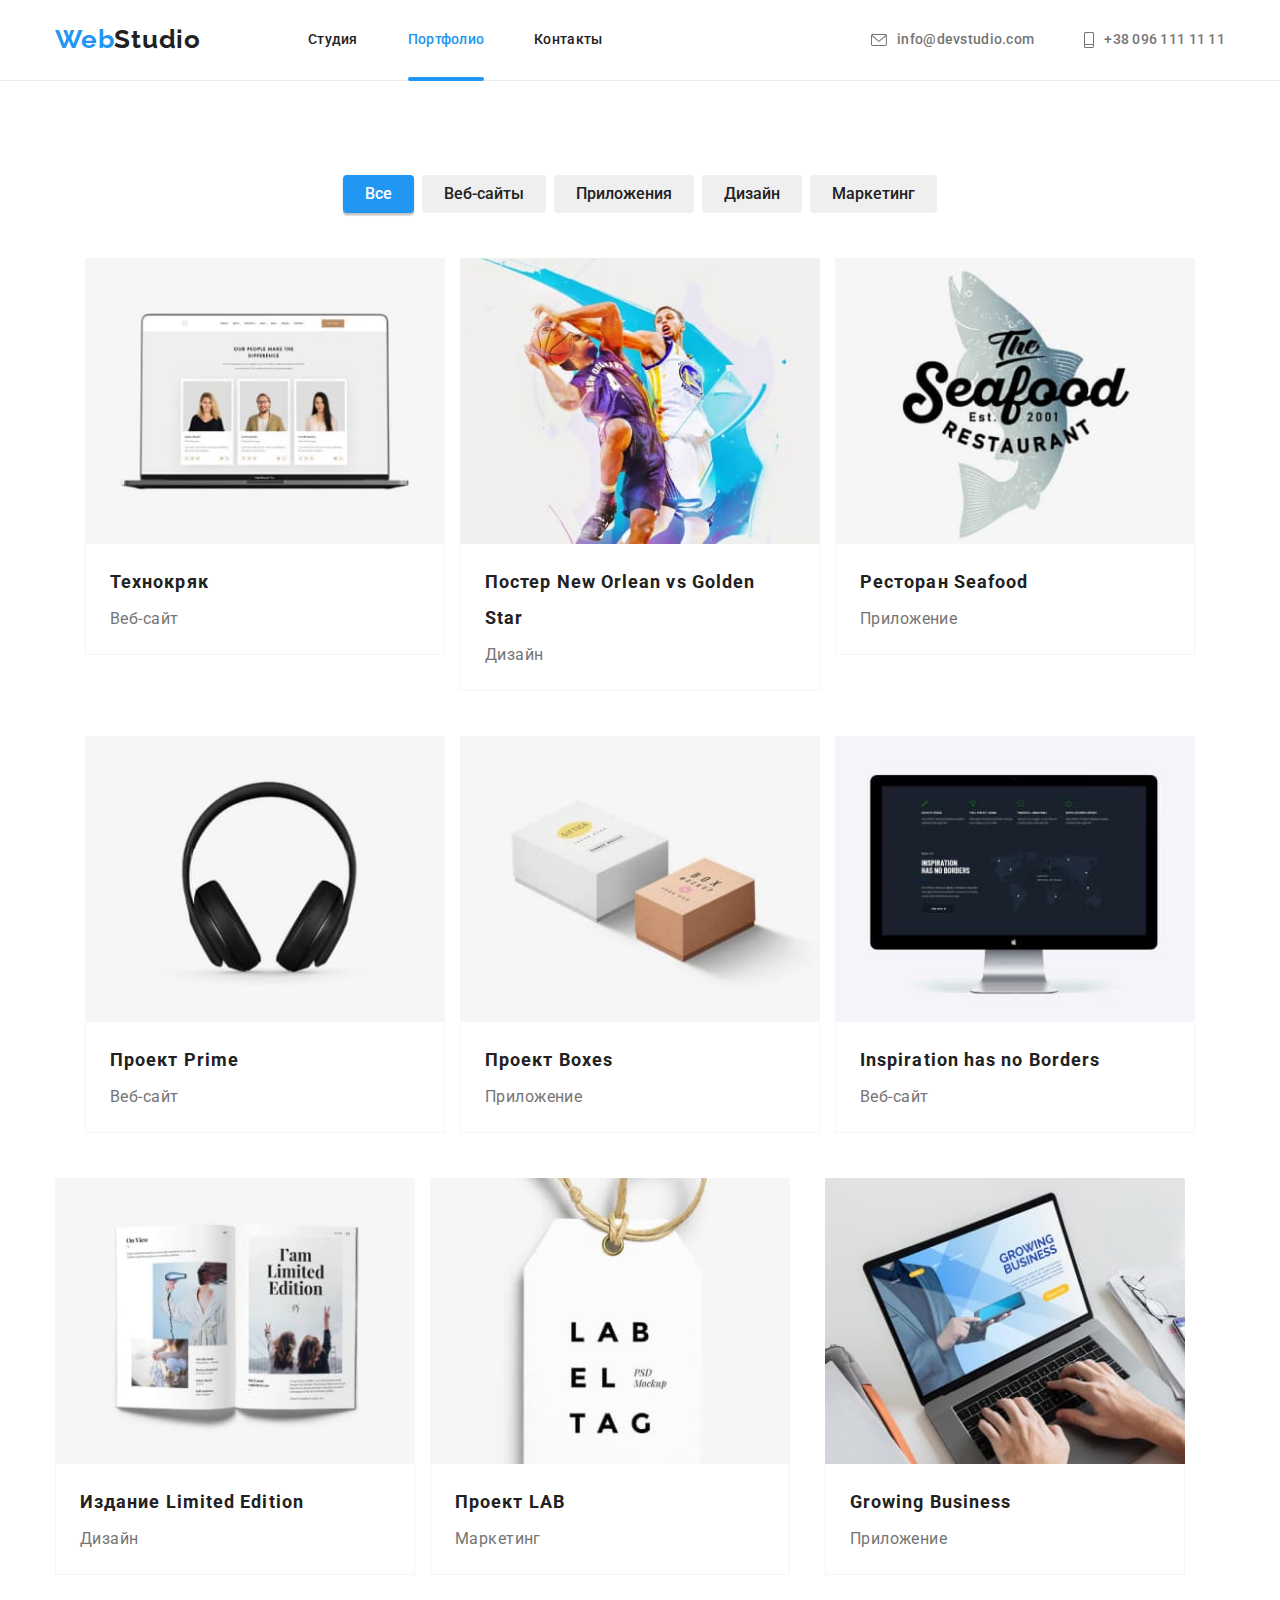
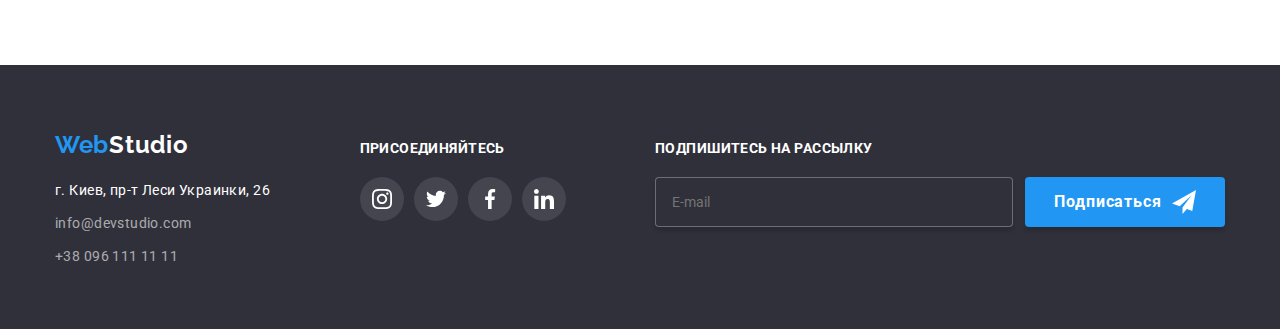
<file: portfolio.html>
<!DOCTYPE html>
<html lang="ru">
  <head>
    <meta charset="UTF-8" />
    <meta http-equiv="X-UA-Compatible" content="IE=edge" />
    <meta name="viewport" content="width=device-width, initial-scale=1.0" />
    <title>Document</title>
    <!-- шрифти -->
    <link rel="preconnect" href="https://fonts.googleapis.com" />
    <link rel="preconnect" href="https://fonts.gstatic.com" crossorigin />
    <link
      href="https://fonts.googleapis.com/css2?family=Raleway:wght@700&family=Roboto:wght@400;500;700;900&display=swap"
      rel="stylesheet"
    />
    <!-- нормалізація -->
    <link
      rel="stylesheet"
      href="https://cdnjs.cloudflare.com/ajax/libs/modern-normalize/1.1.0/modern-normalize.min.css"
    />
    <link rel="stylesheet" href="./css/main.min.css" />
  </head>
  <body>
    <!--Заголовок сайту що містить посилання на головну сторінку, навігацію з списком, 
                та список з телефоном та електроною поштою-->
    <header class="header">
      <div class="container">
        <div class="wrapper">
          <a class="logo" href="/">Web<span class="logo__secondpart">Studio</span></a>
          <nav class="header__nav">
            <!-- <a class="logo" href="/">Web<span class="logo__secondpart">Studio</span></a> -->

            <ul class="header__navmenu">
              <li class="header__nav">
                <a class="header__navlink " href="./index.html">Студия</a>
              </li>
              <li class="header__nav">
                <a class="header__navlink header__navlink--active" href="./portfolio.html">Портфолио</a>
              </li>
              <li class="header__nav"><a class="header__navlink" href="#">Контакты</a></li>
            </ul>
          </nav>
          <ul class="header__auth">
            <li class="contacts">
              <a class="contacts__link header__contacts" href="mailto:info@devstudio.com">
                <svg class="contacts__icon contacts__icon--mail">
                  <use href="./images/symbol-defs.svg#mail"></use></svg
                >info@devstudio.com</a
              >
            </li>
            <li class="contacts">
              <a class="contacts__link header__contacts" href="tel:+380961111111">
                <svg class="contacts__icon contacts__icon--phone">
                  <use href="./images//symbol-defs.svg#phone"></use></svg
                >+38 096 111 11 11</a
              >
            </li>
          </ul>
        </div>
      </div>
      <button type="button" class="menu-button is-open" data-menu-button>
        <svg class="header__humburger" width="40" hiegh="40">
          <use class="iconhumb" href="./images/symbol-defs.svg#menubuttom"></use>
          <use class="iconcross" href="./images/symbol-defs.svg#icon-close-black"></use>
        </svg>
      </button>
    </header>
    <main>
      <!-- <section class="sloganhero">
        <div class="container sloganhero__wrapper">
          <h1 class="sloganhero__text">Эффективные решения для вашего бизнеса</h1>
          <button
            class="sloganhero__button button sloganhero__button--active"
            data-modal-open
            type="button"
          >
            Заказать услугу
          </button>
        </div>
      </section> -->
    <main>
      <!-- Перша Секція -->
      <section class="examples">
        <div class="container">
          <h1 class="examples__title">Меню</h1>
          <!-- в результаті буде скритий-->
          <ul class="examples__menu">
            <li class="example__menu-item">
              <button type="button" class="example__menu-button example__menu-button--active">
                Все
              </button>
            </li>
            <li class="example__menu-item">
              <button type="button" class="example__menu-button">Веб-сайты</button>
            </li>
            <li class="example__menu-item">
              <button type="button" class="example__menu-button">Приложения</button>
            </li>
            <li class="example__menu-item">
              <button type="button" class="example__menu-button">Дизайн</button>
            </li>
            <li class="example__menu-item">
              <button type="button" class="example__menu-button">Маркетинг</button>
            </li>
          </ul>
          <ul class="examples__block">
            <li class="card">
              <a href="#">
                <div class="card__description">
                  <img
                    class="card__img"
                    src="./images/img11.jpg"
                    alt="ноутбук"
                    width="370"
                    height="294"
                  />
                  <p class="card__text">
                    Ресурс предлагает комплексные предложения с разным уровнем функционала и
                    сервисов. Все это позволит посетителю получить исчерпывающие сведения о компании
                    или частном лице.
                  </p>
                </div>
                <div class="card__bottom">
                  <h2 class="card__title">Технокряк</h2>
                  <p class="card__category">Веб-сайт</p>
                </div></a
              >
            </li>
            <li class="card">
              <a href="#">
                <div class="card__description">
                  <img
                    class="card__img"
                    src="./images/img3.jpg"
                    alt="баскетбол"
                    width="370"
                    height="294"
                  />
                  <p class="card__text">
                    Ресурс предлагает комплексные предложения с разным уровнем функционала и
                    сервисов. Все это позволит посетителю получить исчерпывающие сведения о компании
                    или частном лице.
                  </p>
                </div>
                <div class="card__bottom">
                  <h2 class="card__title">Постер New Orlean vs Golden Star</h2>
                  <p class="card__category">Дизайн</p>
                </div></a
              >
            </li>
            <li class="card">
              <a href="#">
                <div class="card__description">
                  <img
                    class="card__img"
                    src="./images/img4.jpg"
                    alt="рыбный ресторан"
                    width="370"
                    height="294"
                  />
                  <p class="card__text">
                    Ресурс предлагает комплексные предложения с разным уровнем функционала и
                    сервисов. Все это позволит посетителю получить исчерпывающие сведения компании
                    или частном лице.
                  </p>
                </div>
                <div class="card__bottom">
                  <h2 class="card__title">Ресторан Seafood</h2>
                  <p class="card__category">Приложение</p>
                </div></a
              >
            </li>
            <li class="card">
              <a href="#">
                <div class="card__description">
                  <img
                    class="card__img"
                    src="./images/img5.jpg"
                    alt="наушники"
                    width="370"
                    height="294"
                  />
                  <p class="card__text">
                    Ресурс предлагает комплексные предложения с разным уровнем функционала и
                    сервисов. Все это позволит посетителю получить исчерпывающие сведения компании
                    или частном лице.
                  </p>
                </div>
                <div class="card__bottom">
                  <h2 class="card__title">Проект Prime</h2>
                  <p class="card__category">Веб-сайт</p>
                </div></a
              >
            </li>
            <li class="card">
              <a href="#">
                <div class="card__description">
                  <img
                    class="card__img"
                    src="./images/img6.jpg"
                    alt="коробки"
                    width="370"
                    height="294"
                  />
                  <p class="card__text">
                    Ресурс предлагает комплексные предложения с разным уровнем функционала и
                    сервисов. Все это позволит посетителю получить исчерпывающие сведения компании
                    или частном лице.
                  </p>
                </div>
                <div class="card__bottom">
                  <h2 class="card__title">Проект Boxes</h2>
                  <p class="card__category">Приложение</p>
                </div></a
              >
            </li>
            <li class="card">
              <a href="#">
                <div class="card__description">
                  <img
                    class="card__img"
                    src="./images/img7.jpg"
                    alt="монитор"
                    width="370"
                    height="294"
                  />
                  <p class="card__text">
                    Ресурс предлагает комплексные предложения с разным уровнем функционала и
                    сервисов. Все это позволит посетителю получить исчерпывающие сведения компании
                    или частном лице.
                  </p>
                </div>
                <div class="card__bottom">
                  <h2 class="card__title">Inspiration has no Borders</h2>
                  <p class="card__category">Веб-сайт</p>
                </div></a
              >
            </li>
            <li class="card">
              <a href="#">
                <div class="card__description">
                  <img
                    class="card__img"
                    src="./images/img8.jpg"
                    alt="книга"
                    width="370"
                    height="294"
                  />
                  <p class="card__text">
                    Ресурс предлагает комплексные предложения с разным уровнем функционала и
                    сервисов. Все это позволит посетителю получить исчерпывающие сведения компании
                    или частном лице.
                  </p>
                </div>
                <div class="card__bottom">
                  <h2 class="card__title">Издание Limited Edition</h2>
                  <p class="card__category">Дизайн</p>
                </div></a
              >
            </li>
            <li class="card">
              <a href="#">
                <div class="card__description">
                  <img
                    class="card__img"
                    src="./images/img9.jpg"
                    alt="лейба"
                    width="370"
                    height="294"
                  />
                  <p class="card__text">
                    Ресурс предлагает комплексные предложения с разным уровнем функционала и
                    сервисов. Все это позволит посетителю получить исчерпывающие сведения компании
                    или частном лице.
                  </p>
                </div>
                <div class="card__bottom">
                  <h2 class="card__title">Проект LAB</h2>
                  <p class="card__category">Маркетинг</p>
                </div></a
              >
            </li>
            <li class="card last-card">
              <a href="#">
                <div class="card__description">
                  <img
                    class="card__img"
                    src="./images/img10.jpg"
                    alt="человек печатает на ноутбуке"
                    width="370"
                    height="294"
                  />
                  <p class="card__text">
                    Ресурс предлагает комплексные предложения с разным уровнем функционала и
                    сервисов. Все это позволит посетителю получить исчерпывающие сведения компании
                    или частном лице.
                  </p>
                </div>
                <div class="card__bottom">
                  <h2 class="card__title">Growing Business</h2>
                  <p class="card__category">Приложение</p>
                </div></a
              >
            </li>
          </ul>
        </div>
      </section>
    </main>
    <footer class="footer">
      <div class="container">
        <div class="footer__block">
          <div class="footer__addressblock">
            <a class="logo logo--footer" href="/">Web<span>Studio</span></a>
            <address>
              <ul class="footer__contacts">
                <li class="footer__info">
                  <a
                    class="footer__address"
                    href="https://www.google.com.ua/maps/@49.4184014,26.9991914,14zhttps://www.google.com.ua/maps/place/%D0%B1%D1%83%D0%BB%D1%8C%D0%B2%D0%B0%D1%80+%D0%9B%D0%B5%D1%81%D1%96+%D0%A3%D0%BA%D1%80%D0%B0%D1%97%D0%BD%D0%BA%D0%B8,+26,+%D0%9A%D0%B8%D1%97%D0%B2,+02000/@50.4265807,30.5361971,17z/data=!3m1!4b1!4m5!3m4!1s0x40d4cf0e033ecbe9:0x57a4dffefec77da0!8m2!3d50.4265807!4d30.5383858"
                    >г. Киев, пр-т Леси Украинки, 26</a
                  >
                </li>
                <li class="contacts footer__info">
                  <a class="footer__mail" href="mailto:info@devstudio.com">info@devstudio.com</a>
                </li>
                <li class="contacts footer__info">
                  <a class="footer__tel" href="tel:+380961111111">+38 096 111 11 11</a>
                </li>
              </ul>
            </address>
          </div>
          <div class="network network--footer">
            <p class="network__title">присоединяйтесь</p>
            <ul class="network__list">
              <li>
                <a class="network__icon network__icon--foot" href="https://www.instagram.com">
                  <svg class="network__labe network__labe--foot" width="20" height="20">
                    <use href="./images/symbol-defs.svg#instagram"></use>
                  </svg>
                </a>
              </li>
              <li>
                <a class="network__icon network__icon--foot" href="https://twitter.com">
                  <svg class="network__labe network__labe--foot" width="20" height="20">
                    <use href="./images/symbol-defs.svg#twitter"></use>
                  </svg>
                </a>
              </li>
              <li>
                <a class="network__icon network__icon--foot" href="https://m.facebook.com">
                  <svg class="network__labe network__labe--foot" width="20" height="20">
                    <use href="./images/symbol-defs.svg#facebook"></use>
                  </svg>
                </a>
              </li>
              <li>
                <a class="network__icon network__icon--foot" href="https://www.linkedin.com/">
                  <svg class="network__labe network__labe--foot" width="20" height="20">
                    <use href="./images/symbol-defs.svg#linkedin"></use>
                  </svg>
                </a>
              </li>
            </ul>
          </div>
          <div class="footer__mailing">
            <p class="footer__network-title-moto">Подпишитесь на рассылку</p>
            <div class="footer__form">
              <form action="#" class="footer__form paddinnul">
                <label for="email"></label>
                <input class="footer__input" type="email" id="email" placeholder="E-mail" />
                <button class="footer__form-button button" type="submit">
                  <span>Подписаться</span>
                  <svg class="footer__form-icon" width="24" height="24">
                    <use href="./images/symbol-defs.svg#icon-jet"></use>
                  </svg>
                </button>
              </form>
            </div>
          </div>
        </div>
      </div>
    </footer>
    <script src="./js/menu.js"></script>
  </body>
</html>
</file>
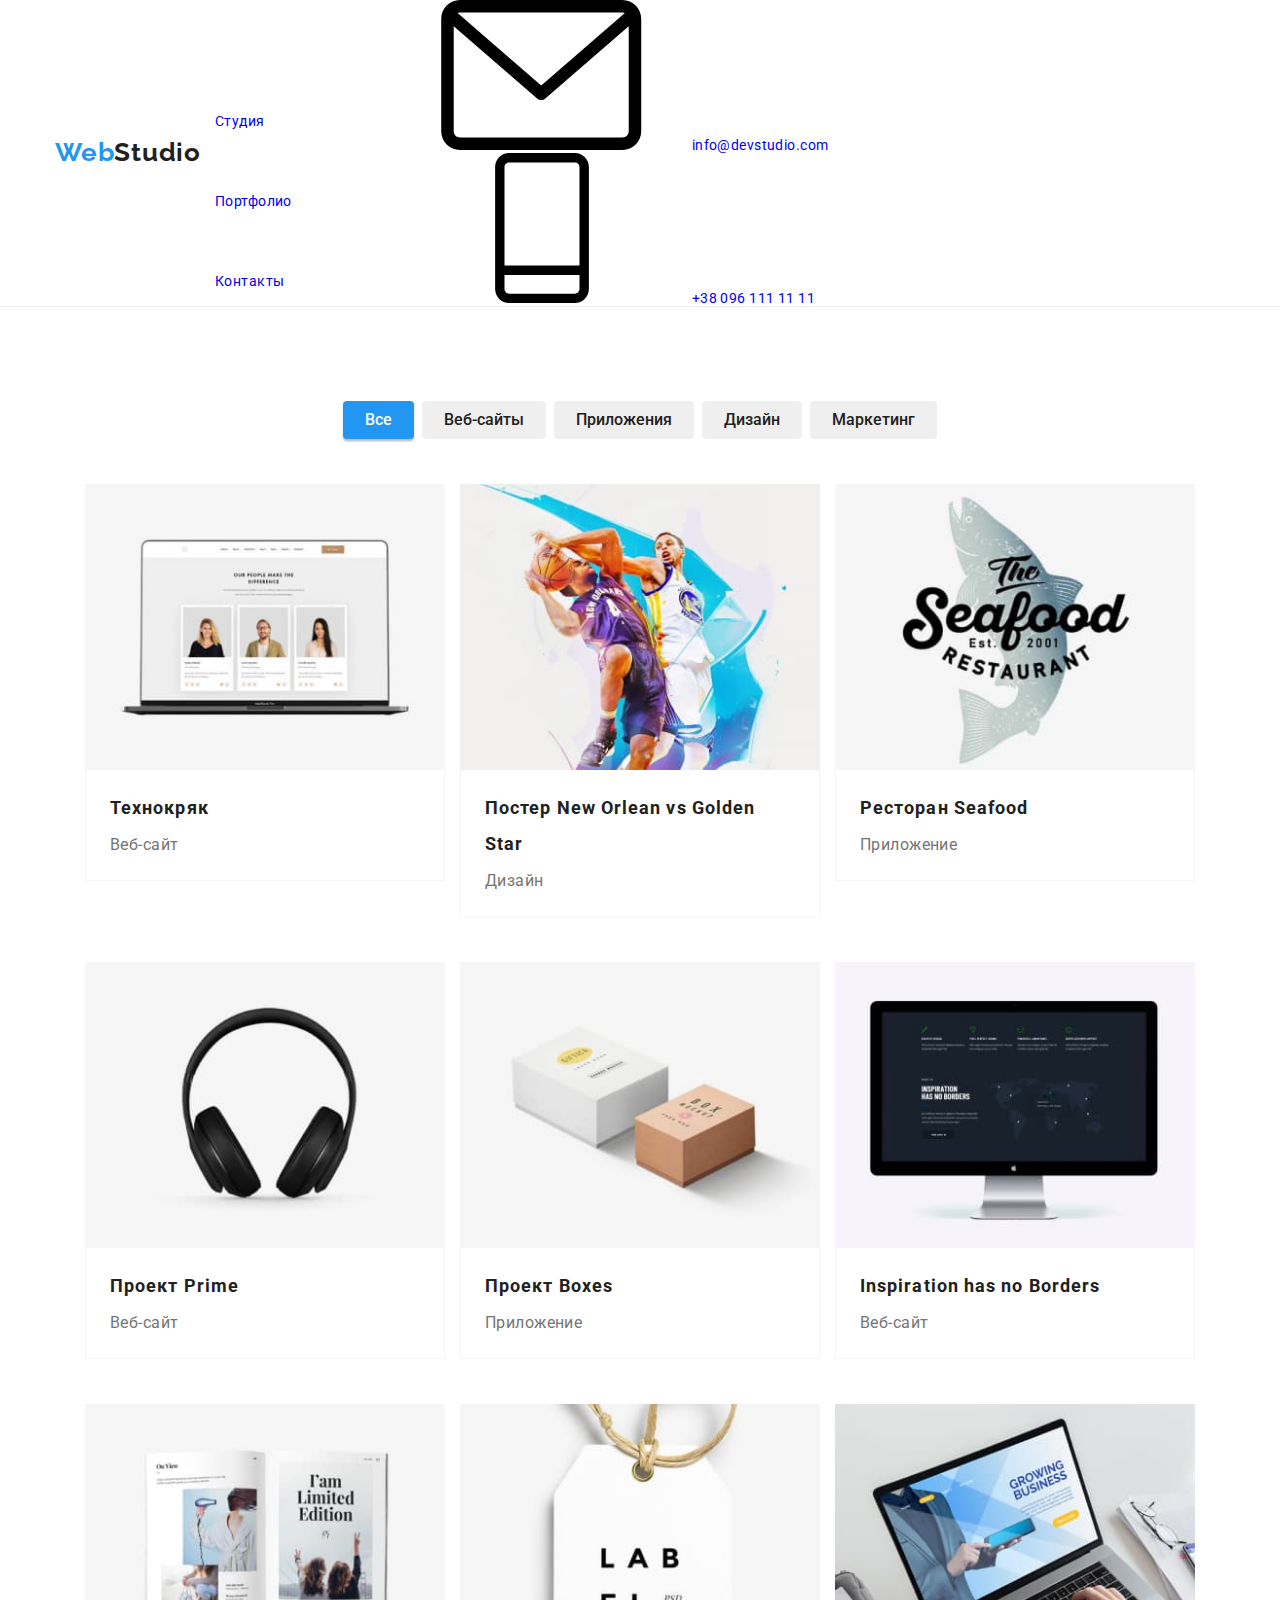
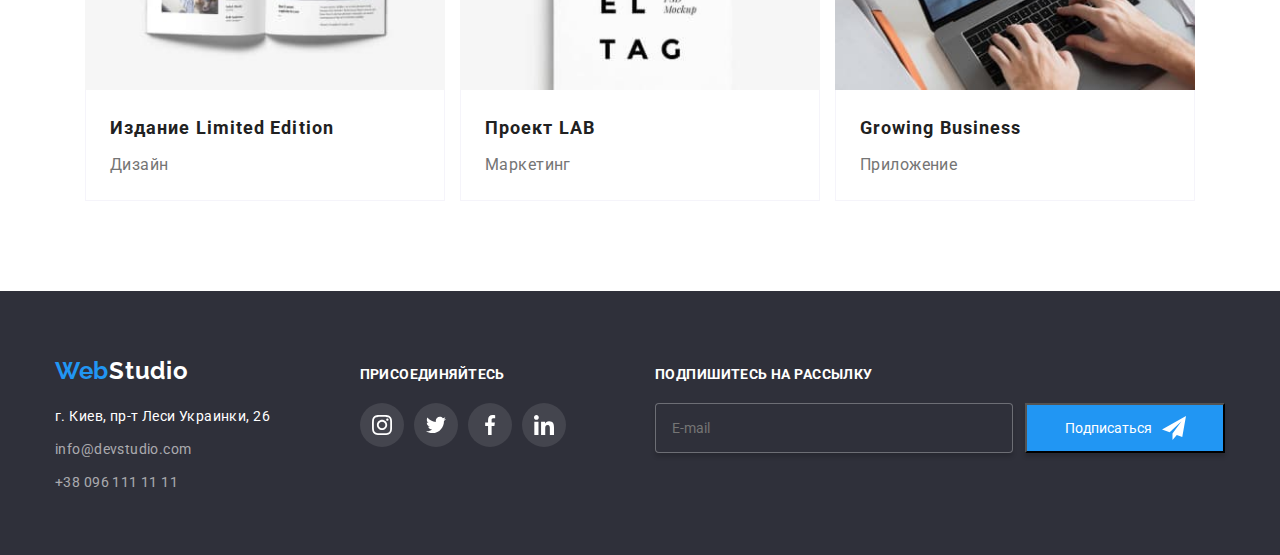
<file: portfolio2.html>
<!DOCTYPE html>
<html lang="ru">
  <head>
    <meta charset="UTF-8" />
    <meta http-equiv="X-UA-Compatible" content="IE=edge" />
    <meta name="viewport" content="width=device-width, initial-scale=1.0" />
    <title>Document</title>
    <!-- шрифти -->
    <link rel="preconnect" href="https://fonts.googleapis.com" />
    <link rel="preconnect" href="https://fonts.gstatic.com" crossorigin />
    <link
      href="https://fonts.googleapis.com/css2?family=Raleway:wght@700&family=Roboto:wght@400;500;700;900&display=swap"
      rel="stylesheet"
    />
    <!-- нормалізація -->
    <link
      rel="stylesheet"
      href="https://cdnjs.cloudflare.com/ajax/libs/modern-normalize/1.1.0/modern-normalize.min.css"
    />
    <link rel="stylesheet" href="./css/main.min.css" />
  </head>
  <body>
    <!--Заголовок сайту що містить посилання на головну сторінку, навігацію з списком, 
                та список з телефоном та електроною поштою-->
    <header class="header">
      <div class="container">
        <div class="wrapper">
          <nav class="header__nav">
            <a class="logo" href="/">Web<span class="logo__secondpart">Studio</span></a>
            <ul class="header__nav-menu">
              <li class="header__nav">
                <a class="header__nav-link" href="./index.html">Студия</a>
              </li>
              <li class="header__nav">
                <a class="header__nav-link header__nav-link--active" href="./portfolio.html"
                  >Портфолио</a
                >
              </li>
              <li class="header__nav"><a class="header__nav-link" href="#">Контакты</a></li>
            </ul>
          </nav>
          <ul class="header__nav-auth">
            <li class="header__nav-auth-cont">
              <a class="header__auth-link" href="mailto:info@devstudio.com">
                <svg class="header__auth-icon header__auth-icon--mail">
                  <use href="./images/symbol-defs.svg#mail"></use></svg
                >info@devstudio.com</a
              >
            </li>
            <li class="header__nav-auth-cont">
              <a class="header__auth-link" href="tel:+380961111111">
                <svg class="header__auth-icon header__auth-icon--phone">
                  <use href="./images//symbol-defs.svg#phone"></use></svg
                >+38 096 111 11 11</a
              >
            </li>
          </ul>
        </div>
      </div>
    </header>
    <main>
      <!-- Перша Секція -->
      <section class="examples">
        <div class="container">
          <h1 class="examples__title">Меню</h1>
          <!-- в результаті буде скритий-->
          <ul class="examples__menu">
            <li class="example__menu-item">
              <button type="button" class="example__menu-button example__menu-button--active">
                Все
              </button>
            </li>
            <li class="example__menu-item">
              <button type="button" class="example__menu-button">Веб-сайты</button>
            </li>
            <li class="example__menu-item">
              <button type="button" class="example__menu-button">Приложения</button>
            </li>
            <li class="example__menu-item">
              <button type="button" class="example__menu-button">Дизайн</button>
            </li>
            <li class="example__menu-item">
              <button type="button" class="example__menu-button">Маркетинг</button>
            </li>
          </ul>
          <ul class="examples__block">
            <li class="card">
              <a href="#">
                <div class="card__description">
                  <img
                    class="card__img"
                    src="./images/img11.jpg"
                    alt="ноутбук"
                    width="370"
                    height="294"
                  />
                  <p class="card__text">
                    Ресурс предлагает комплексные предложения с разным уровнем функционала и
                    сервисов. Все это позволит посетителю получить исчерпывающие сведения о компании
                    или частном лице.
                  </p>
                </div>
                <div class="card__bottom">
                  <h2 class="card__title">Технокряк</h2>
                  <p class="card__category">Веб-сайт</p>
                </div></a
              >
            </li>
            <li class="card">
              <a href="#">
                <div class="card__description">
                  <img
                    class="card__img"
                    src="./images/img3.jpg"
                    alt="баскетбол"
                    width="370"
                    height="294"
                  />
                  <p class="card__text">
                    Ресурс предлагает комплексные предложения с разным уровнем функционала и
                    сервисов. Все это позволит посетителю получить исчерпывающие сведения о компании
                    или частном лице.
                  </p>
                </div>
                <div class="card__bottom">
                  <h2 class="card__title">Постер New Orlean vs Golden Star</h2>
                  <p class="card__category">Дизайн</p>
                </div></a
              >
            </li>
            <li class="card">
              <a href="#">
                <div class="card__description">
                  <img
                    class="card__img"
                    src="./images/img4.jpg"
                    alt="рыбный ресторан"
                    width="370"
                    height="294"
                  />
                  <p class="card__text">
                    Ресурс предлагает комплексные предложения с разным уровнем функционала и
                    сервисов. Все это позволит посетителю получить исчерпывающие сведения компании
                    или частном лице.
                  </p>
                </div>
                <div class="card__bottom">
                  <h2 class="card__title">Ресторан Seafood</h2>
                  <p class="card__category">Приложение</p>
                </div></a
              >
            </li>
            <li class="card">
              <a href="#">
                <div class="card__description">
                  <img
                    class="card__img"
                    src="./images/img5.jpg"
                    alt="наушники"
                    width="370"
                    height="294"
                  />
                  <p class="card__text">
                    Ресурс предлагает комплексные предложения с разным уровнем функционала и
                    сервисов. Все это позволит посетителю получить исчерпывающие сведения компании
                    или частном лице.
                  </p>
                </div>
                <div class="card__bottom">
                  <h2 class="card__title">Проект Prime</h2>
                  <p class="card__category">Веб-сайт</p>
                </div></a
              >
            </li>
            <li class="card">
              <a href="#">
                <div class="card__description">
                  <img
                    class="card__img"
                    src="./images/img6.jpg"
                    alt="коробки"
                    width="370"
                    height="294"
                  />
                  <p class="card__text">
                    Ресурс предлагает комплексные предложения с разным уровнем функционала и
                    сервисов. Все это позволит посетителю получить исчерпывающие сведения компании
                    или частном лице.
                  </p>
                </div>
                <div class="card__bottom">
                  <h2 class="card__title">Проект Boxes</h2>
                  <p class="card__category">Приложение</p>
                </div></a
              >
            </li>
            <li class="card">
              <a href="#">
                <div class="card__description">
                  <img
                    class="card__img"
                    src="./images/img7.jpg"
                    alt="монитор"
                    width="370"
                    height="294"
                  />
                  <p class="card__text">
                    Ресурс предлагает комплексные предложения с разным уровнем функционала и
                    сервисов. Все это позволит посетителю получить исчерпывающие сведения компании
                    или частном лице.
                  </p>
                </div>
                <div class="card__bottom">
                  <h2 class="card__title">Inspiration has no Borders</h2>
                  <p class="card__category">Веб-сайт</p>
                </div></a
              >
            </li>
            <li class="card">
              <a href="#">
                <div class="card__description">
                  <img
                    class="card__img"
                    src="./images/img8.jpg"
                    alt="книга"
                    width="370"
                    height="294"
                  />
                  <p class="card__text">
                    Ресурс предлагает комплексные предложения с разным уровнем функционала и
                    сервисов. Все это позволит посетителю получить исчерпывающие сведения компании
                    или частном лице.
                  </p>
                </div>
                <div class="card__bottom">
                  <h2 class="card__title">Издание Limited Edition</h2>
                  <p class="card__category">Дизайн</p>
                </div></a
              >
            </li>
            <li class="card">
              <a href="#">
                <div class="card__description">
                  <img
                    class="card__img"
                    src="./images/img9.jpg"
                    alt="лейба"
                    width="370"
                    height="294"
                  />
                  <p class="card__text">
                    Ресурс предлагает комплексные предложения с разным уровнем функционала и
                    сервисов. Все это позволит посетителю получить исчерпывающие сведения компании
                    или частном лице.
                  </p>
                </div>
                <div class="card__bottom">
                  <h2 class="card__title">Проект LAB</h2>
                  <p class="card__category">Маркетинг</p>
                </div></a
              >
            </li>
            <li class="card">
              <a href="#">
                <div class="card__description">
                  <img
                    class="card__img"
                    src="./images/img10.jpg"
                    alt="человек печатает на ноутбуке"
                    width="370"
                    height="294"
                  />
                  <p class="card__text">
                    Ресурс предлагает комплексные предложения с разным уровнем функционала и
                    сервисов. Все это позволит посетителю получить исчерпывающие сведения компании
                    или частном лице.
                  </p>
                </div>
                <div class="card__bottom">
                  <h2 class="card__title">Growing Business</h2>
                  <p class="card__category">Приложение</p>
                </div></a
              >
            </li>
          </ul>
        </div>
      </section>
    </main>
    <footer class="footer">
      <div class="container">
        <div class="footer__block">
          <div class="footer__addressblock">
            <a class="logo logo--footer" href="/">Web<span>Studio</span></a>
            <address>
              <ul>
                <li class="footer__info">
                  <a
                    class="footer__address"
                    href="https://www.google.com.ua/maps/@49.4184014,26.9991914,14zhttps://www.google.com.ua/maps/place/%D0%B1%D1%83%D0%BB%D1%8C%D0%B2%D0%B0%D1%80+%D0%9B%D0%B5%D1%81%D1%96+%D0%A3%D0%BA%D1%80%D0%B0%D1%97%D0%BD%D0%BA%D0%B8,+26,+%D0%9A%D0%B8%D1%97%D0%B2,+02000/@50.4265807,30.5361971,17z/data=!3m1!4b1!4m5!3m4!1s0x40d4cf0e033ecbe9:0x57a4dffefec77da0!8m2!3d50.4265807!4d30.5383858"
                    >г. Киев, пр-т Леси Украинки, 26</a
                  >
                </li>
                <li class="footer__info">
                  <a class="footer__mail" href="mailto:info@devstudio.com">info@devstudio.com</a>
                </li>
                <li class="footer__info">
                  <a class="footer__tel" href="tel:+380961111111">+38 096 111 11 11</a>
                </li>
              </ul>
            </address>
          </div>
          <div class="network network--footer">
            <p class="network__title">присоединяйтесь</p>
            <ul class="network__list">
              <li>
                <a class="network__icon network__icon--foot" href="https://www.instagram.com">
                  <svg class="network__labe network__labe--foot" width="20" height="20">
                    <use href="./images/symbol-defs.svg#instagram"></use>
                  </svg>
                </a>
              </li>
              <li>
                <a class="network__icon network__icon--foot" href="https://twitter.com">
                  <svg class="network__labe network__labe--foot" width="20" height="20">
                    <use href="./images/symbol-defs.svg#twitter"></use>
                  </svg>
                </a>
              </li>
              <li>
                <a class="network__icon network__icon--foot" href="https://m.facebook.com">
                  <svg class="network__labe network__labe--foot" width="20" height="20">
                    <use href="./images/symbol-defs.svg#facebook"></use>
                  </svg>
                </a>
              </li>
              <li>
                <a class="network__icon network__icon--foot" href="https://www.linkedin.com/">
                  <svg class="network__labe network__labe--foot" width="20" height="20">
                    <use href="./images/symbol-defs.svg#linkedin"></use>
                  </svg>
                </a>
              </li>
            </ul>
          </div>
          <div class="footer__mailing">
            <p class="footer__network-title-moto">Подпишитесь на рассылку</p>
            <div class="footer__form">
              <form action="#" class="footer__form">
                <label for="email"></label>
                <input class="footer__input" type="email" id="email" placeholder="E-mail" />
                <button class="footer__form-button" type="submit">
                  <span>Подписаться</span>
                  <svg class="footer__form-icon" width="24" height="24">
                    <use href="./images/symbol-defs.svg#icon-jet"></use>
                  </svg>
                </button>
              </form>
            </div>
          </div>
        </div>
      </div>
    </footer>
  </body>
</html>
</file>
<file: css/main.min.css>
html{-webkit-box-sizing:border-box;box-sizing:border-box}*,*::before,*::after{-webkit-box-sizing:border-box;box-sizing:border-box}body{background:#fff;color:#757575;font-family:"Roboto",sans-serif;font-size:14px;letter-spacing:.03em}a,button{text-decoration:none;cursor:pointer;font-style:normal}li{list-style:none}h1,h2,h3,ul{padding-bottom:0px;padding-top:0px;margin:0px;padding-left:0px}.wrapper{display:-webkit-box;display:-ms-flexbox;display:flex;-webkit-box-align:center;-ms-flex-align:center;align-items:center}img{display:block;max-width:100%;height:auto}.contacts:not(:last-child){margin:0}@media screen and (min-width: 768px){.contacts:not(:last-child){margin-right:50px}}.contacts__link{font-family:"Roboto";font-style:normal;font-weight:500;font-size:14px;line-height:1.14;letter-spacing:.02em;color:#757575}@media screen and (min-width: 768px)and (max-width: 1200px){.contacts__link{padding-bottom:10px}}.container{width:100%;padding-left:15px;padding-right:15px;margin-left:auto;margin-right:auto}@media screen and (min-width: 480px){.container{width:480px}}@media screen and (min-width: 768px){.container{width:768px}}@media screen and (min-width: 1200px){.container{width:1200px}}.logo{padding-top:24px;padding-bottom:25px;font-family:"Raleway";font-style:normal;font-weight:700;font-size:24px;line-height:1.16;letter-spacing:.03em;width:149px;color:#2196f3}@media screen and (min-width: 1200px){.logo{font-family:"Raleway";font-style:normal;font-weight:700;font-size:26px;line-height:1.19;width:160px}}.logo__secondpart{display:inline-block;color:#212121}@media screen and (min-width: 768px)and (max-width: 1200px){.logo__secondpart{display:inline}}.logo--footer{display:inline-block;margin-bottom:20px;padding-top:0;padding-bottom:0;font-weight:700;font-size:24px;line-height:28px}.logo--footer>span{color:#fff}.title{font-family:"Roboto";font-weight:700;font-size:14px;line-height:1.14;text-transform:uppercase;color:#212121}.title--none{display:none;text-align:center}.network{display:-webkit-box;display:-ms-flexbox;display:flex;margin-left:auto;margin-right:auto;margin-top:16px;margin-bottom:30px;-webkit-box-pack:center;-ms-flex-pack:center;justify-content:center;width:206px}@media screen and (min-width: 768px)and (max-width: 1199px){.network{margin-left:0;margin-right:0;margin-top:0;-webkit-box-align:baseline;-ms-flex-align:baseline;align-items:baseline}}.network__icon{display:-webkit-box;display:-ms-flexbox;display:flex;width:44px;height:44px;border-radius:50%;-webkit-box-pack:center;-ms-flex-pack:center;justify-content:center;-webkit-box-align:center;-ms-flex-align:center;align-items:center;color:#afb1b8;-webkit-transition:color 250ms cubic-bezier(0.4, 0, 0.2, 1),background-color 250ms cubic-bezier(0.4, 0, 0.2, 1);transition:color 250ms cubic-bezier(0.4, 0, 0.2, 1),background-color 250ms cubic-bezier(0.4, 0, 0.2, 1)}.network__icon:not(:last-child){margin-right:10px}.network__icon:hover,.network__icon:focus{background-color:#2196f3;fill:#fff}.network__icon:hover .network__labe,.network__icon:focus .network__labe{fill:#fff}.network__icon--foot{-webkit-box-pack:start;-ms-flex-pack:start;justify-content:flex-start;width:44px;background:rgba(255,255,255,.1)}.network__icon--foot:not(:last-child){margin-left:10px}.network__labe{fill:#afb1b8}.network__title{text-transform:uppercase;color:#fff;margin:0;margin-bottom:20px;line-height:1.14;font-weight:700;text-align:center}@media screen and (min-width: 1200px){.network__title{text-align:left}}.network__list{display:-webkit-box;display:-ms-flexbox;display:flex;margin-top:20px}.network__list>li:not(:last-child){margin-right:10px}.network--footer{display:block}.network__labe--foot{margin:0 auto;fill:#fff}.button{font-family:"Roboto";font-style:normal;font-weight:700;font-size:16px;line-height:1.88;letter-spacing:.06em;border:none;border-radius:4px}.advantage--block{display:inline-block}@media screen and (min-width: 768px){.advantage--block{display:-webkit-box;display:-ms-flexbox;display:flex;-ms-flex-wrap:wrap;flex-wrap:wrap;-webkit-box-align:start;-ms-flex-align:start;align-items:flex-start;gap:30px}}@media screen and (min-width: 1200px){.advantage--block{display:-webkit-box;display:-ms-flexbox;display:flex;-webkit-box-align:center;-ms-flex-align:center;align-items:center}}.advantage{padding-top:60px;padding-top:120px}@media screen and (min-width: 768px){.advantage{margin-bottom:0;margin-top:0}}@media screen and (min-width: 768px){.advantage{padding-top:94px;padding-bottom:94px}}.advantage__paragraf{font-size:14px;line-height:1.71;margin-top:10px;margin-bottom:0px}.advantage__card:not(:last-child){margin-bottom:30px}@media screen and (min-width: 768px){.advantage__card:not(:last-child){margin-bottom:0}}.title--none{display:none;text-align:center}.title{text-align:center}.advantage__card::before{display:block;content:"";width:100%;height:120px;margin-bottom:30px;background-color:#f5f4fa;border-radius:4px;background-repeat:no-repeat;background-position:center}@media screen and (min-width: 1200px){.advantage__card::before{width:270px;height:120px}}.advantage__card:nth-child(1)::before{background-image:url(../images/antenna.svg)}.advantage__card:nth-child(2)::before{background-image:url(../images/clock.svg)}.advantage__card:nth-child(3)::before{background-image:url(../images/diagram.svg)}.advantage__card:nth-child(4)::before{background-image:url(../images/astronaut.svg)}@media screen and (min-width: 768px){.advantage__card{-ms-flex-preferred-size:calc((100% - 60px)/2);flex-basis:calc((100% - 60px)/2);margin-bottom:0}}@media screen and (min-width: 1200px){.advantage__card{-ms-flex-preferred-size:270px;flex-basis:270px}}header{border-bottom:1px solid #ececec}.header{position:relative}.header__humburger{position:absolute;right:0;top:0;width:40px;height:40px;display:-webkit-box;display:-ms-flexbox;display:flex}@media screen and (min-width: 768px){.header__humburger{display:none}}.menu-button{position:absolute;right:15px;top:10px;display:block;width:40px;height:40px;background-color:rgba(0,0,0,0);border:none;z-index:1000}@media screen and (min-width: 768px){.menu-button{display:none}}.menu-button.is-open{position:fixed}.header__navmenu{display:none;-webkit-box-align:center;-ms-flex-align:center;align-items:center;margin-left:93px;-ms-flex-item-align:stretch;align-self:stretch}@media screen and (min-width: 481px){.header__navmenu{display:-webkit-box;display:-ms-flexbox;display:flex}}.header__navlink{display:inline-block;padding-top:32px;padding-bottom:32px;height:100%;font-family:"Roboto";font-style:normal;font-weight:500;font-size:14px;line-height:1.14;letter-spacing:.02em;color:#212121;-webkit-transition-property:color;transition-property:color;-webkit-transition-duration:250ms;transition-duration:250ms;-webkit-transition-timing-function:cubic-bezier(0.4, 0, 0.2, 1);transition-timing-function:cubic-bezier(0.4, 0, 0.2, 1)}.header__navlink:hover,.header__navlink:focus{color:#2196f3;fill:#2196f3}.header__navlink--active{position:relative;color:#2196f3}.header__navlink--active::after{position:absolute;content:"";width:100%;height:4px;background-color:#2196f3;border-radius:2px;bottom:-1px;left:0}.header__nav{height:100%;display:none}.header__nav:not(:last-child){margin-right:50px}@media screen and (min-width: 768px){.header__nav{display:-webkit-box;display:-ms-flexbox;display:flex}}.header__auth{display:none;-webkit-box-pack:none;-ms-flex-pack:none;justify-content:none;margin-left:auto}@media screen and (min-width: 768px)and (max-width: 1199px){.header__auth{display:-webkit-box;display:-ms-flexbox;display:flex;-webkit-box-pack:justify;-ms-flex-pack:justify;justify-content:justify;-webkit-box-align:center;-ms-flex-align:center;align-items:center;-webkit-box-orient:vertical;-webkit-box-direction:normal;-ms-flex-direction:column;flex-direction:column;-webkit-box-align:start;-ms-flex-align:start;align-items:flex-start}}@media screen and (min-width: 1200px){.header__auth{display:-webkit-box;display:-ms-flexbox;display:flex;-webkit-box-pack:justify;-ms-flex-pack:justify;justify-content:justify;-webkit-box-align:center;-ms-flex-align:center;align-items:center}}.contacts:not(:last-child){margin-right:50px}.header__contacts{display:-webkit-box;display:-ms-flexbox;display:flex;-webkit-box-align:center;-ms-flex-align:center;align-items:center;-webkit-transition-property:color;transition-property:color;-webkit-transition-duration:250ms;transition-duration:250ms;-webkit-transition-timing-function:cubic-bezier(0.4, 0, 0.2, 1);transition-timing-function:cubic-bezier(0.4, 0, 0.2, 1)}.header__contacts:hover,.header__contacts:focus{color:#2196f3;fill:#2196f3}.contacts__icon{margin-right:10px;fill:currentColor}.contacts__icon--mail{width:16px;height:12px}.contacts__icon--phone{width:10px;height:16px}.menu-button.is-open .iconhumb{display:none}.menu-button .iconhumb{display:block}.menu-button.is-open .iconcross{display:block}.menu-button .iconcross{display:none}.hiddenmenu{position:fixed;top:0;display:none;-ms-flex-wrap:wrap;flex-wrap:wrap;-webkit-box-orient:vertical;-webkit-box-direction:normal;-ms-flex-direction:column;flex-direction:column;-webkit-box-align:start;-ms-flex-align:start;align-items:flex-start;outline:2px solid green;width:100vw;height:100vh;background-color:#fff;padding:48px 40px}.hiddenmenu.is-open{display:-webkit-box;display:-ms-flexbox;display:flex}@media screen and (min-width: 768px){.hiddenmenu.is-open{display:none}}@media screen and (min-width: 768px){.hiddenmenu{display:none}}.hiddenmenu__navmenu{display:-webkit-box;display:-ms-flexbox;display:flex;-ms-flex-wrap:wrap;flex-wrap:wrap;-webkit-box-orient:vertical;-webkit-box-direction:normal;-ms-flex-direction:column;flex-direction:column;-webkit-box-pack:start;-ms-flex-pack:start;justify-content:flex-start;width:100%;margin-bottom:auto;font-family:"Roboto";font-style:normal;font-weight:500;font-size:40px;line-height:1.17;text-align:center;letter-spacing:.02em}.hiddenmenu__nav{text-align:left}.hiddenmenu__nav:not(:last-child){margin-bottom:32px}.hiddenmenu__auth{display:-webkit-box;display:-ms-flexbox;display:flex;-ms-flex-wrap:wrap;flex-wrap:wrap;-webkit-box-orient:vertical;-webkit-box-direction:normal;-ms-flex-direction:column;flex-direction:column;-webkit-box-pack:start;-ms-flex-pack:start;justify-content:flex-start;margin-bottom:64px;font-family:"Roboto";font-style:normal;font-weight:500;font-size:24px;line-height:28px;letter-spacing:.02em}.hiddenmenu__auth .contacts__link{font-family:"Roboto";font-style:normal;font-weight:500;font-size:24px;line-height:28px;letter-spacing:.02em}.hiddenmenu__auth .contacts:not(:last-child){margin:0;margin-bottom:32px}.hiddenmenu_link{display:-webkit-box;display:-ms-flexbox;display:flex;-webkit-box-align:center;-ms-flex-align:center;align-items:center;-ms-flex-wrap:wrap;flex-wrap:wrap;gap:10px}.hiddenmenu__navlink{font-weight:500;font-size:40px;line-height:1.22;letter-spacing:.02em;color:#212121}.hiddenmenu__navlink:hover,.hiddenmenu__navlink :focus{color:#2196f3}.hiddenmenu__navlink--active{color:#2196f3}.hiddenlink{color:#2196f3;padding-right:10px}.hiddenlink:not(:last-child){border-right:1px solid rgba(33,33,33,.2)}.sloganhero{text-align:center;padding:118px 0px;background-color:#2f303a;background-image:-webkit-gradient(linear, left top, right top, from(rgba(47, 48, 58, 0.4)), to(rgba(47, 48, 58, 0.4))),url(../images/backgroun-heads.jpg);background-image:linear-gradient(to right, rgba(47, 48, 58, 0.4), rgba(47, 48, 58, 0.4)),url(../images/backgroun-heads.jpg);background-size:cover;background-position:center;max-width:1600px;margin:0 auto;background-repeat:no-repeat}@media screen and (min-width: 768px){.sloganhero{padding:118px 204px;background-size:cover}}@media screen and (min-width: 768px){.sloganhero{padding:200px 0;background-size:cover}}.sloganhero__text{margin:0 auto;width:360px;font-family:"Roboto";font-style:normal;font-weight:900;font-size:26px;line-height:1.62;text-align:center;letter-spacing:.06em;text-transform:uppercase;color:#fff}@media screen and (max-width: 768px){.sloganhero__text{max-width:360px}}@media screen and (min-width: 1200px){.sloganhero__text{font-weight:900;font-size:44px;line-height:1.36;width:696px}}.sloganhero__button{padding:10px 32px;margin-top:30px;border-radius:4px;display:inline-block;font-family:"Roboto";font-style:normal;font-weight:700;font-size:16px;line-height:1.88;letter-spacing:.06em;border:none}.sloganhero__button--active{background:#2196f3;-webkit-box-shadow:0px 3px 1px rgba(0,0,0,.1),0px 1px 2px rgba(0,0,0,.08),0px 2px 2px rgba(0,0,0,.12);box-shadow:0px 3px 1px rgba(0,0,0,.1),0px 1px 2px rgba(0,0,0,.08),0px 2px 2px rgba(0,0,0,.12);color:#fff}.sloganhero__wrapper{padding-left:auto;padding-right:auto}@media screen and (min-width: 480px)and (max-width: 768px){.sloganhero__wrapper{padding-left:60px;padding-right:60px}}.direction{display:none}@media screen and (min-width: 1200px){.direction{display:block;padding-top:94px;padding-bottom:94px;padding-top:0px}}.direction__title{font-family:"Roboto";font-weight:700;font-size:36px;line-height:1.16;color:#212121;margin-top:0px;margin-bottom:50px;text-align:center}.direction__block{display:-webkit-box;display:-ms-flexbox;display:flex}.direction__card{width:370px;position:relative}.direction__card:not(:last-child){margin-right:30px}.direction__link>img{display:block;max-height:100%;height:auto}.direction__description{position:absolute;display:-webkit-box;display:-ms-flexbox;display:flex;-webkit-box-pack:center;-ms-flex-pack:center;justify-content:center;-webkit-box-align:center;-ms-flex-align:center;align-items:center;height:70px;width:100%;left:0;bottom:0;margin:0;background-color:rgba(47,48,58,.8);font-family:Roboto;font-weight:700;line-height:1.17;color:#fff;text-transform:uppercase}.team{background-color:#f5f4fa;padding-top:60px;padding-bottom:60px}@media screen and (min-width: 1200px){.team{padding-top:94px;padding-bottom:94px}}.team__title{font-family:"Roboto";font-weight:700;font-size:36px;line-height:1.16;color:#212121;margin-top:0px;margin-bottom:50px;text-align:center;font-size:28px;line-height:1.17}.team__text{line-height:1.18;text-align:center;margin:0 auto;margin-bottom:16px}.team__block{-webkit-box-shadow:0px 1px 3px rgba(0,0,0,.12),0px 1px 1px rgba(0,0,0,.14),0px 2px 1px rgba(0,0,0,.2);box-shadow:0px 1px 3px rgba(0,0,0,.12),0px 1px 1px rgba(0,0,0,.14),0px 2px 1px rgba(0,0,0,.2);border-radius:0px 0px 4px 4px;background-color:#fff}@media screen and (min-width: 768px){.team__block{-ms-flex-preferred-size:calc((100% - 60px)/2);flex-basis:calc((100% - 60px)/2)}}@media screen and (min-width: 1200px){.team__block+.team__block{margin-left:30px}}.team__image{margin-bottom:30px;display:block;max-height:100%;height:auto;width:100%}.team__name{margin-bottom:10px;font-family:"Roboto";font-weight:500;font-size:16px;line-height:1.18;color:#212121;text-align:center}@media screen and (min-width: 768px){.team__wrapper{display:-webkit-box;display:-ms-flexbox;display:flex;-webkit-box-pack:justify;-ms-flex-pack:justify;justify-content:justify;-webkit-box-align:center;-ms-flex-align:center;align-items:center;gap:15px;-ms-flex-wrap:wrap;flex-wrap:wrap;-webkit-box-pack:center;-ms-flex-pack:center;justify-content:center}}@media screen and (min-width: 1200px){.team__wrapper{-ms-flex-wrap:nowrap;flex-wrap:nowrap;background-color:#f5f4fa}}.clients{padding-top:60px;padding-bottom:60px}.clients__title{font-family:"Roboto";font-weight:700;font-size:36px;line-height:1.16;color:#212121;margin-top:0px;margin-bottom:50px;text-align:center;font-size:28px}.client__block{display:-webkit-box;display:-ms-flexbox;display:flex;gap:15px;-webkit-box-pack:center;-ms-flex-pack:center;justify-content:center;-ms-flex-wrap:wrap;flex-wrap:wrap}@media screen and (min-width: 1200px){.client__block{-ms-flex-wrap:nowrap;flex-wrap:nowrap}}.clients__card{display:block;-ms-flex-preferred-size:calc((100% - 60px)/2);flex-basis:calc((100% - 60px)/2);height:92px;text-align:center}@media screen and (min-width: 768px){.clients__card{-ms-flex-preferred-size:calc((100% - 90px)/3);flex-basis:calc((100% - 90px)/3)}}@media screen and (min-width: 1200px){.clients__card{-ms-flex-preferred-size:calc((100% - 180px)/6);flex-basis:calc((100% - 180px)/6)}}.clients__icon{display:-webkit-box;display:-ms-flexbox;display:flex;-webkit-box-align:center;-ms-flex-align:center;align-items:center;-webkit-box-pack:center;-ms-flex-pack:center;justify-content:center;height:100%;width:100%;color:#afb1b8;-webkit-transition:border-color 250ms cubic-bezier(0.4, 0, 0.2, 1);transition:border-color 250ms cubic-bezier(0.4, 0, 0.2, 1);border-radius:4px;border:1px solid #afb1b8}.clients__icon:hover .clients__labe,.clients__icon:focus .clients__labe,.clients__icon:hover,.clients__icon:focus{fill:#2196f3;border-color:#2196f3;cursor:pointer}.clients__labe{fill:#afb1b8;-webkit-transition:fill 250ms cubic-bezier(0.4, 0, 0.2, 1);transition:fill 250ms cubic-bezier(0.4, 0, 0.2, 1)}.footer{background-color:#2f303a;padding-top:60px;padding-bottom:60px}@media screen and (min-width: 768px){.footer__block{display:-webkit-inline-box;display:-ms-inline-flexbox;display:inline-flex;-ms-flex-wrap:wrap;flex-wrap:wrap;-ms-flex-preferred-size:100%;flex-basis:100%;-ms-flex-pack:distribute;justify-content:space-around}}@media screen and (min-width: 1200px){.footer__block{-webkit-box-align:baseline;-ms-flex-align:baseline;align-items:baseline;width:100%;-webkit-box-pack:justify;-ms-flex-pack:justify;justify-content:space-between;-ms-flex-wrap:nowrap;flex-wrap:nowrap}}@media screen and (min-width: 1200px){address{display:block}}@media screen and (min-width: 468px){.footer__contacts{text-align:center}}@media screen and (min-width: 1200px){.footer__contacts{text-align:left}}.footer__address{font-size:14px;line-height:1.71;color:#fff}.footer__addressblock{text-align:center}@media screen and (min-width: 468px){.footer__addressblock{text-align:center}}@media screen and (min-width: 1200px){.footer__addressblock{text-align:left}}.footer__info{margin-bottom:60px}.footer__info:not(:last-child){margin-bottom:8px}@media screen and (min-width: 1200px){.footer__info{margin:0}}.contacts.footer__info{margin-right:0}@media screen and (min-width: 1200px){.footer__info:not(:last-child){margin-bottom:9px}}.footer__mail,.footer__tel{line-height:1.71;color:rgba(255,255,255,.6)}.footer__address:hover,.footer__mail:hover,.footer__tel:hover,.footer__address:active,.footer__mail:active,.footer__tel:active{-webkit-text-decoration-color:#2196f3;text-decoration-color:#2196f3}.footer__form{display:-webkit-box;display:-ms-flexbox;display:flex;width:100%;-ms-flex-wrap:wrap;flex-wrap:wrap;-webkit-box-pack:center;-ms-flex-pack:center;justify-content:center}@media screen and (min-width: 768px)and (max-width: 1199px){.footer__form{-webkit-box-orient:vertical;-webkit-box-direction:normal;-ms-flex-direction:column;flex-direction:column;-webkit-box-align:center;-ms-flex-align:center;align-items:center;width:100%}}.footer__form-button>span{display:-webkit-box;display:-ms-flexbox;display:flex;-webkit-box-align:center;-ms-flex-align:center;align-items:center;text-align:center;margin-right:10px;color:#fff}.footer__form-icon{fill:#fff}.footer__input{background-color:#2f303a;color:#fff;width:358px;height:50px;padding:15px 16px;border:1px solid rgba(255,255,255,.3);border-radius:4px;-webkit-box-shadow:0px 4px 4px 0px rgba(0,0,0,.1490196078);box-shadow:0px 4px 4px 0px rgba(0,0,0,.1490196078);margin-bottom:20px}@media screen and (min-width: 768px)and (max-width: 1199px){.footer__input{min-width:450px}}@media screen and (min-width: 768px){.footer__input{margin-right:12px}}.footer__network-title-moto{line-height:1.14;font-weight:700;text-align:center;text-transform:uppercase;color:#fff;margin-bottom:20px}@media screen and (min-width: 768px){.footer__network-title-moto{text-align:center}}@media screen and (min-width: 1200px){.footer__network-title-moto{text-align:left}}.footer__form-button{display:-webkit-box;display:-ms-flexbox;display:flex;-webkit-box-pack:center;-ms-flex-pack:center;justify-content:center;-webkit-box-align:center;-ms-flex-align:center;align-items:center;width:200px;height:50px;background-color:#2196f3;padding:none;-webkit-box-shadow:0px 4px 4px 0px rgba(0,0,0,.1490196078);box-shadow:0px 4px 4px 0px rgba(0,0,0,.1490196078)}@media screen and (min-width: 768px)and (max-width: 1199px){.footer__mailing{-webkit-box-flex:2;-ms-flex-positive:2;flex-grow:2}}.examples{padding-top:94px;padding-bottom:94px}@media screen and (min-width: 768px){.examples{padding-bottom:60px}}.examples__title{display:none;text-align:center}.examples__menu{margin-bottom:50px;margin-left:auto;margin-right:auto;display:inline}@media screen and (min-width: 768px){.examples__menu{display:-webkit-box;display:-ms-flexbox;display:flex;width:auto;-webkit-box-pack:center;-ms-flex-pack:center;justify-content:center;-webkit-box-align:start;-ms-flex-align:start;align-items:flex-start;margin-bottom:30px}}.example__menu-button{border-radius:4px;font-family:"Roboto";font-weight:500;font-size:16px;line-height:1.62;text-align:center;padding:6px 22px;border-width:0;color:#212121;-webkit-transition:color 250ms cubic-bezier(0.4, 0, 0.2, 1),background-color 250ms cubic-bezier(0.4, 0, 0.2, 1),-webkit-box-shadow 250ms cubic-bezier(0.4, 0, 0.2, 1);transition:color 250ms cubic-bezier(0.4, 0, 0.2, 1),background-color 250ms cubic-bezier(0.4, 0, 0.2, 1),-webkit-box-shadow 250ms cubic-bezier(0.4, 0, 0.2, 1);transition:color 250ms cubic-bezier(0.4, 0, 0.2, 1),background-color 250ms cubic-bezier(0.4, 0, 0.2, 1),box-shadow 250ms cubic-bezier(0.4, 0, 0.2, 1);transition:color 250ms cubic-bezier(0.4, 0, 0.2, 1),background-color 250ms cubic-bezier(0.4, 0, 0.2, 1),box-shadow 250ms cubic-bezier(0.4, 0, 0.2, 1),-webkit-box-shadow 250ms cubic-bezier(0.4, 0, 0.2, 1)}.example__menu-button:hover,.example__menu-button:focus{color:#f5f4fa;background-color:#2196f3;-webkit-box-shadow:0px 3px 1px rgba(0,0,0,.1),0px 1px 2px rgba(0,0,0,.08),0px 2px 2px rgba(0,0,0,.12);box-shadow:0px 3px 1px rgba(0,0,0,.1),0px 1px 2px rgba(0,0,0,.08),0px 2px 2px rgba(0,0,0,.12)}.example__menu-item{display:-webkit-inline-box;display:-ms-inline-flexbox;display:inline-flex;-ms-flex-wrap:wrap;flex-wrap:wrap}.example__menu-item:not(:last-child){margin-right:8px;margin-bottom:15px}.example__menu-button--active{background:#2196f3;-webkit-box-shadow:0px 3px 1px rgba(0,0,0,.1),0px 1px 2px rgba(0,0,0,.08),0px 2px 2px rgba(0,0,0,.12);box-shadow:0px 3px 1px rgba(0,0,0,.1),0px 1px 2px rgba(0,0,0,.08),0px 2px 2px rgba(0,0,0,.12);color:#fff}.examples__block{display:-webkit-box;display:-ms-flexbox;display:flex;-ms-flex-wrap:wrap;flex-wrap:wrap;-webkit-box-pack:center;-ms-flex-pack:center;justify-content:center;-webkit-transition:-webkit-box-shadow 250ms cubic-bezier(0.4, 0, 0.2, 1);transition:-webkit-box-shadow 250ms cubic-bezier(0.4, 0, 0.2, 1);transition:box-shadow 250ms cubic-bezier(0.4, 0, 0.2, 1);transition:box-shadow 250ms cubic-bezier(0.4, 0, 0.2, 1), -webkit-box-shadow 250ms cubic-bezier(0.4, 0, 0.2, 1)}@media screen and (min-width: 768px){.examples__block:last-child{-webkit-box-pack:center;-ms-flex-pack:center;justify-content:center}}@media screen and (min-width: 768px){.examples__block{gap:15px}}.card{margin-bottom:30px;width:100%}@media screen and (min-width: 768px){.card{-ms-flex-preferred-size:calc((100% - 60px)/2);flex-basis:calc((100% - 60px)/2)}}@media screen and (min-width: 1200px){.card{-ms-flex-preferred-size:calc((100% - 90px)/3);flex-basis:calc((100% - 90px)/3)}}@media screen and (min-width: 768px){.card:last-child{-webkit-box-pack:start;-ms-flex-pack:start;justify-content:flex-start}}.card:first-child{margin-top:40px}@media screen and (min-width: 768px){.card:first-child{margin-top:0}}.card:hover,.card:focus{-webkit-box-shadow:0px 1px 1px rgba(0,0,0,.12),0px 4px 4px rgba(0,0,0,.06),1px 4px 6px rgba(0,0,0,.16);box-shadow:0px 1px 1px rgba(0,0,0,.12),0px 4px 4px rgba(0,0,0,.06),1px 4px 6px rgba(0,0,0,.16)}.card__title{margin:0;margin-bottom:4px;font-family:"Roboto";font-weight:700;font-size:18px;line-height:2;letter-spacing:.06em;color:#212121}.card__category{margin:0;font-size:16px;line-height:1.88;color:#757575}.card__bottom{border:1px solid #f5f4fa;border-top:none;padding:20px 24px}.card__img{display:block;max-height:100%;height:auto;width:100%}.card__description{display:-webkit-box;display:-ms-flexbox;display:flex;position:relative;overflow:hidden}.card__text{display:inline-block;text-align:center;margin:0;padding-top:63px;padding-left:23px;padding-right:23px;position:absolute;-webkit-transform:translateY(100%);transform:translateY(100%);width:100%;height:100%;font-family:"Roboto";font-style:normal;font-weight:400;font-size:18px;line-height:1.56;color:#fff;background-color:rgba(33,150,243,.9);opacity:1;-webkit-transition:-webkit-transform 250ms cubic-bezier(0.4, 0, 0.2, 1);transition:-webkit-transform 250ms cubic-bezier(0.4, 0, 0.2, 1);transition:transform 250ms cubic-bezier(0.4, 0, 0.2, 1);transition:transform 250ms cubic-bezier(0.4, 0, 0.2, 1), -webkit-transform 250ms cubic-bezier(0.4, 0, 0.2, 1)}.card:hover .card__text,.card:focus .card__text{opacity:1;-webkit-transform:translateY(0%);transform:translateY(0%)}@media screen and (min-width: 768px){.last-card{margin-left:20px;margin-right:auto}}.backdrop{position:fixed;top:50%;left:50%;width:100%;height:100%;-webkit-transform:translate(-50%, -50%);transform:translate(-50%, -50%);background-color:rgba(0,0,0,.2);opacity:1;-webkit-transform:translate(-50%, -50%) scale(1);transform:translate(-50%, -50%) scale(1);-webkit-transition:opacity 250ms cubic-bezier(0.15, 0.59, 0.76, 0.25),-webkit-transform 250ms cubic-bezier(0.15, 0.59, 0.76, 0.25);transition:opacity 250ms cubic-bezier(0.15, 0.59, 0.76, 0.25),-webkit-transform 250ms cubic-bezier(0.15, 0.59, 0.76, 0.25);transition:transform 250ms cubic-bezier(0.15, 0.59, 0.76, 0.25),opacity 250ms cubic-bezier(0.15, 0.59, 0.76, 0.25);transition:transform 250ms cubic-bezier(0.15, 0.59, 0.76, 0.25),opacity 250ms cubic-bezier(0.15, 0.59, 0.76, 0.25),-webkit-transform 250ms cubic-bezier(0.15, 0.59, 0.76, 0.25)}@media screen and (max-width: 767px){.backdrop{z-index:1500;margin-left:15px;margin-top:93px;margin-right:15px;margin-bottom:auto}}.backdrop--is-hidden{opacity:0;pointer-events:none;-webkit-transform:translate(-50%, -50%) scale(1.2);transform:translate(-50%, -50%) scale(1.2)}.backdrop--is-hidden .backdrop__modal{opacity:0;width:100%;height:100%;-webkit-transform:translate(-50%, -50%) rotate(0deg);transform:translate(-50%, -50%) rotate(0deg)}.backdrop__modal{opacity:1;width:100%;-webkit-transform:translate(-50%, -50%) rotate(0deg);transform:translate(-50%, -50%) rotate(0deg);position:absolute;top:50%;left:50%;padding:40px;background-color:#fff;-webkit-box-shadow:0px 2px 1px 0px rgba(0,0,0,.2),0px 1px 1px 0px rgba(0,0,0,.14),0px 1px 3px 0px rgba(0,0,0,.12);box-shadow:0px 2px 1px 0px rgba(0,0,0,.2),0px 1px 1px 0px rgba(0,0,0,.14),0px 1px 3px 0px rgba(0,0,0,.12);border-radius:4px;-webkit-transition:-webkit-transform 250ms cubic-bezier(0.15, 0.59, 0.76, 0.25) 250ms;transition:-webkit-transform 250ms cubic-bezier(0.15, 0.59, 0.76, 0.25) 250ms;transition:transform 250ms cubic-bezier(0.15, 0.59, 0.76, 0.25) 250ms;transition:transform 250ms cubic-bezier(0.15, 0.59, 0.76, 0.25) 250ms, -webkit-transform 250ms cubic-bezier(0.15, 0.59, 0.76, 0.25) 250ms}@media screen and (max-width: 768px){.backdrop__modal{margin-top:93px;margin-left:auto;margin-right:auto;max-height:609px;width:90vw;margin-bottom:94px}}@media screen and (min-width: 768px){.backdrop__modal{width:528px;height:581px;-webkit-transform:translate(-50%, -50%) rotate(360deg);transform:translate(-50%, -50%) rotate(360deg)}}.backdrop__crossicon{position:absolute;fill:#000;-webkit-transition:fill 250ms cubic-bezier(0.4, 0, 0.2, 1);transition:fill 250ms cubic-bezier(0.4, 0, 0.2, 1);width:18px;height:18px}.backdrop__modalbutton{position:absolute;display:-webkit-box;display:-ms-flexbox;display:flex;background-color:rgba(255,255,255,.3);width:30px;height:30px;border-radius:50px;-webkit-box-align:center;-ms-flex-align:center;align-items:center;-webkit-box-pack:center;-ms-flex-pack:center;justify-content:center;border:1px solid rgba(0,0,0,.1);top:8px;right:8px}.backdrop__modalbutton:hover .backdrop__crossicon,.backdrop__modalbutton:focus .backdrop__crossicon{fill:#2196f3}.backdrop__crossicon{position:absolute;fill:#000;-webkit-transition:fill 250ms cubic-bezier(0.4, 0, 0.2, 1);transition:fill 250ms cubic-bezier(0.4, 0, 0.2, 1);width:18px;height:18px}.backdrop__form{display:-webkit-box;display:-ms-flexbox;display:flex;-webkit-box-orient:vertical;-webkit-box-direction:normal;-ms-flex-direction:column;flex-direction:column;-webkit-box-align:center;-ms-flex-align:center;align-items:center;-webkit-box-align:stretch;-ms-flex-align:stretch;align-items:stretch}.backdrop__label{font-family:"Roboto";font-style:normal;font-weight:400;font-size:12px;line-height:1.16;letter-spacing:.01em}.backdrop__form-part{position:relative;display:-webkit-box;display:-ms-flexbox;display:flex;-webkit-box-orient:vertical;-webkit-box-direction:normal;-ms-flex-direction:column;flex-direction:column;margin-bottom:10px;-webkit-transition:fill 250ms cubic-bezier(0.4, 0, 0.2, 1);transition:fill 250ms cubic-bezier(0.4, 0, 0.2, 1)}.backdrop__form-part:focus-within{fill:#2196f3;cursor:pointer;border-color:#2196f3}.backdrop__form-part:focus-within .backdrop__form-put{border-color:#2196f3}.backdrop__form-part>labe{font-family:"Roboto";font-style:normal;font-weight:400;font-size:12px;line-height:1.16;letter-spacing:.01em}.backdrop__form-put{width:100%;height:40px;border:1px solid rgba(33,33,33,.2);border-radius:4px;margin-top:4px;padding-left:40px;outline:rgba(0,0,0,0);-webkit-transition:border-color 250ms cubic-bezier(0.4, 0, 0.2, 1);transition:border-color 250ms cubic-bezier(0.4, 0, 0.2, 1)}.footer__form-button--back{margin-left:auto;margin-right:auto;display:-webkit-box;display:-ms-flexbox;display:flex;-webkit-box-align:center;-ms-flex-align:center;align-items:center;text-align:center;letter-spacing:.06em;color:#fff}.backdrop__form-put[name=feedback]{width:100%;height:120px;margin-bottom:20px;margin-top:4px;padding:12px 16px;resize:none;outline:rgba(0,0,0,0);border:1px solid rgba(33,33,33,.2)}.backdrop__checking-icon[type=checkbox]{position:absolute;width:1px;height:1px;margin:-1px;border:0;padding:0;clear:rect(0 0 0 0);overflow:hidden}.backdrop__form-part--checkbox{display:inline-block;width:100%;height:24px;-webkit-box-align:center;-ms-flex-align:center;align-items:center;margin-bottom:30px;font-family:"Roboto";font-style:normal;font-weight:400;font-size:12px;line-height:1.71;color:#757575}@media screen and (min-width: 768px){.backdrop__form-part--checkbox{display:-webkit-box;display:-ms-flexbox;display:flex;-webkit-box-orient:horizontal;-webkit-box-direction:normal;-ms-flex-direction:row;flex-direction:row;-webkit-box-pack:space-evenly;-ms-flex-pack:space-evenly;justify-content:space-evenly;-webkit-box-pack:justify;-ms-flex-pack:justify;justify-content:space-between;font-size:14px}}.backdrop__title{margin:0;margin-bottom:12px;font-family:"Roboto";font-style:normal;font-weight:700;font-size:20px;line-height:1.15;text-align:center;color:#212121}.icon-check{position:relative;display:inline-block;width:16px;height:15px;border:2px solid #212121;border-radius:4px}.app-icon{position:absolute;left:50%;top:50%;-webkit-transform:translate(-50%, -50%);transform:translate(-50%, -50%);fill:rgba(0,0,0,0)}.checklink{text-decoration:underline;color:#2196f3}.backdrop__checking-icon:checked+.icon-check,.backdrop__checking-icon:checked+.icon-check>.app-icon{background-color:#2196f3;border:rgba(0,0,0,0);fill:#fff;border-radius:4px}.icon-form{position:absolute;top:50%;left:15px}/*# sourceMappingURL=main.min.css.map */
</file>
